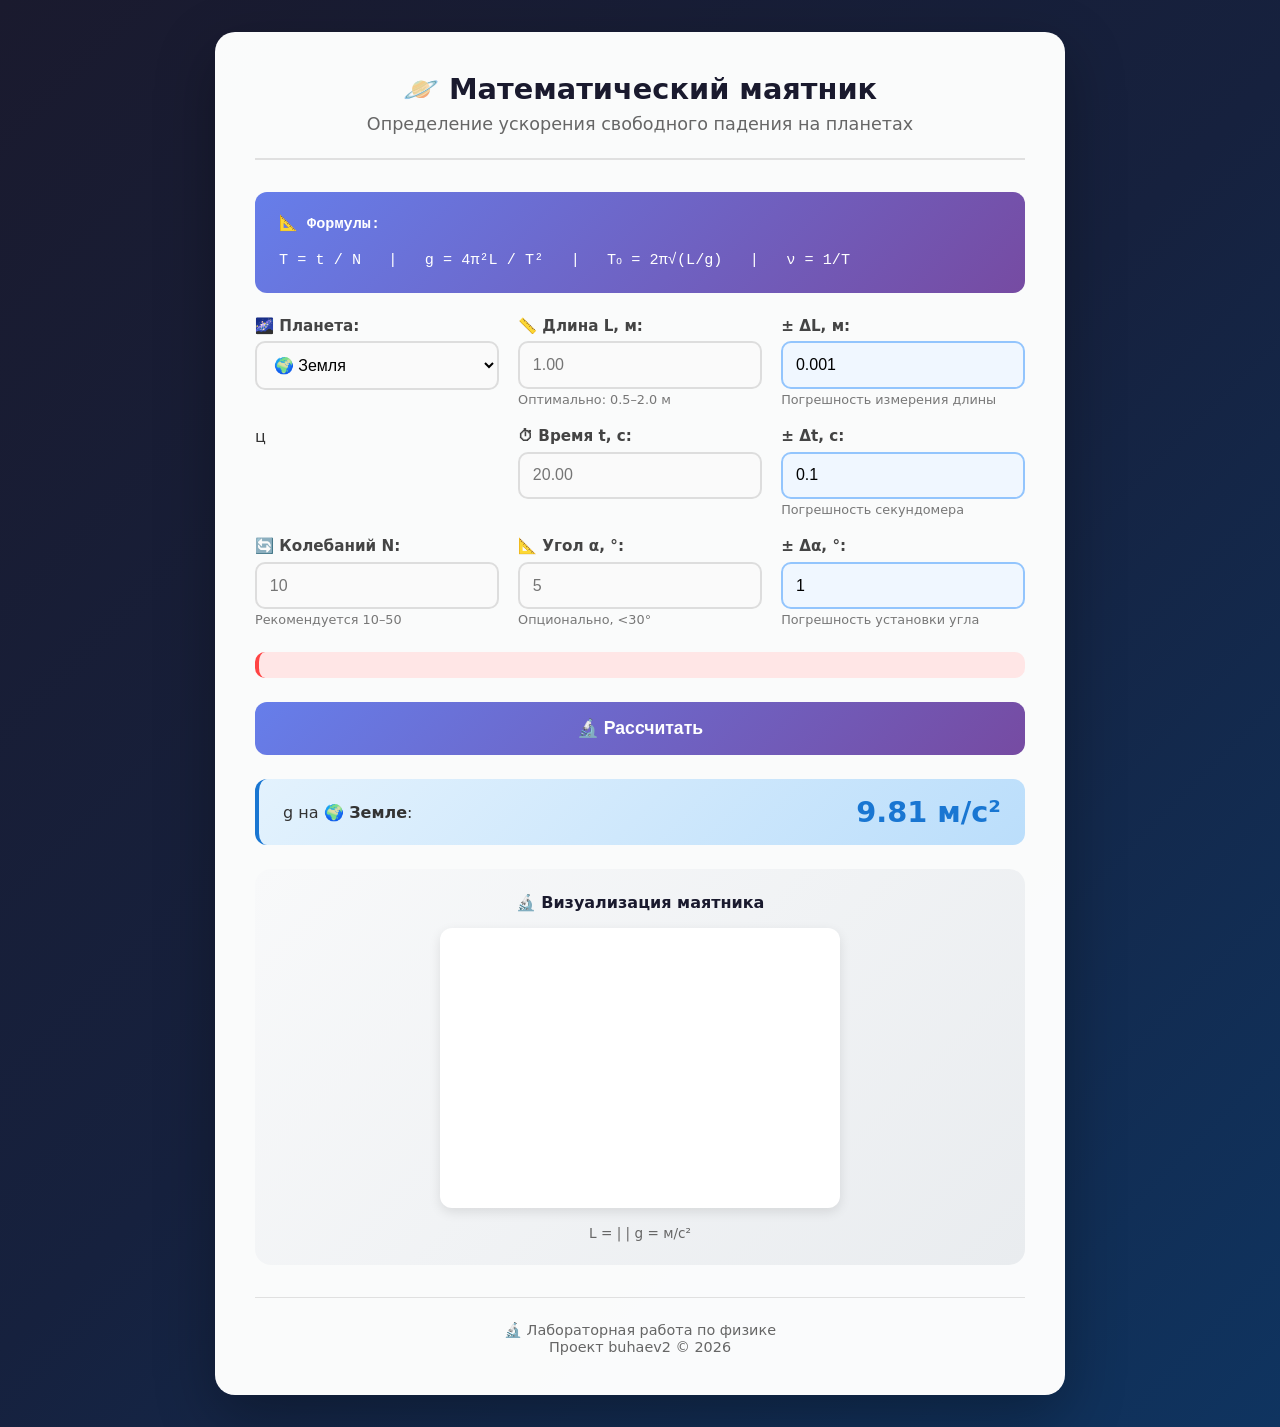
<file: buhaev2/target/classes/templates/pendulum.html>
<!DOCTYPE html>
<html lang="ru" xmlns:th="http://www.thymeleaf.org">
<head>
    <meta charset="UTF-8">
    <meta name="viewport" content="width=device-width, initial-scale=1.0">
    <title>🪐 Математический маятник</title>
    <style>
        * { box-sizing: border-box; margin: 0; padding: 0; }
        body {
            font-family: 'Segoe UI', system-ui, sans-serif;
            background: linear-gradient(135deg, #1a1a2e 0%, #16213e 50%, #0f3460 100%);
            min-height: 100vh;
            color: #333;
            padding: 2rem 1rem;
        }
        .container {
            max-width: 850px;
            margin: 0 auto;
            background: rgba(255,255,255,0.98);
            border-radius: 20px;
            padding: 2.5rem;
            box-shadow: 0 20px 60px rgba(0,0,0,0.3);
        }
        header {
            text-align: center;
            margin-bottom: 2rem;
            padding-bottom: 1.5rem;
            border-bottom: 2px solid #e0e0e0;
        }
        h1 { font-size: 1.8rem; color: #1a1a2e; margin-bottom: 0.5rem; }
        .subtitle { color: #666; font-size: 1.1rem; }
        .formula-box {
            background: linear-gradient(135deg, #667eea, #764ba2);
            color: white;
            padding: 1.2rem 1.5rem;
            border-radius: 12px;
            margin: 1.5rem 0;
            font-family: monospace;
            font-size: 0.95rem;
            line-height: 1.8;
        }
        .formula-box strong { display: block; margin-bottom: 0.5rem; }
        .form-grid {
            display: grid;
            grid-template-columns: repeat(auto-fit, minmax(220px, 1fr));
            gap: 1.2rem;
            margin: 1.5rem 0;
        }
        .form-group label {
            display: block;
            font-weight: 600;
            margin-bottom: 0.4rem;
            color: #444;
            font-size: 0.95rem;
        }
        .form-group input,
        .form-group select {
            width: 100%;
            padding: 0.8rem;
            border: 2px solid #ddd;
            border-radius: 10px;
            font-size: 1rem;
            transition: border-color 0.2s, box-shadow 0.2s;
            background: #fafafa;
        }
        .form-group input:focus,
        .form-group select:focus {
            outline: none;
            border-color: #667eea;
            box-shadow: 0 0 0 3px rgba(102,126,234,0.2);
        }
        .hint { font-size: 0.8rem; color: #777; margin-top: 0.3rem; }
        /* Поля погрешностей */
        input[type="number"][id*="Error"] {
            background: #f0f7ff;
            border-color: #93c5fd;
        }
        input[type="number"][id*="Error"]:focus {
            border-color: #3b82f6;
            box-shadow: 0 0 0 3px rgba(59, 130, 246, 0.2);
        }
        .result-card {
            background: white;
            padding: 1rem;
            border-radius: 10px;
            border: 1px solid #eee;
            text-align: center;
        }
        .result-error {
            font-size: 0.8rem;
            color: #dc2626;
            font-weight: 500;
            margin-top: 0.2rem;
        }
        .result-deviation.good { color: #16a34a; }
        .result-deviation.bad { color: #dc2628; }
        .error {
            background: #ffe6e6;
            color: #c00;
            padding: 0.8rem 1rem;
            border-radius: 10px;
            margin: 1rem 0;
            border-left: 4px solid #f44;
            font-weight: 500;
        }
        button {
            width: 100%;
            padding: 1rem;
            background: linear-gradient(135deg, #667eea, #764ba2);
            color: white;
            border: none;
            border-radius: 12px;
            font-size: 1.1rem;
            font-weight: 600;
            cursor: pointer;
            transition: transform 0.1s, box-shadow 0.2s;
            margin-top: 0.5rem;
        }
        button:hover {
            transform: translateY(-2px);
            box-shadow: 0 10px 30px rgba(102,126,234,0.4);
        }
        .planet-banner {
            background: linear-gradient(135deg, #e3f2fd, #bbdefb);
            padding: 1rem 1.5rem;
            border-radius: 12px;
            margin: 1.5rem 0;
            display: flex;
            justify-content: space-between;
            align-items: center;
            border-left: 4px solid #1976d2;
        }
        .planet-banner .g-value {
            font-size: 1.8rem;
            font-weight: 700;
            color: #1976d2;
        }
        .results {
            margin-top: 2rem;
            padding: 1.5rem;
            background: linear-gradient(135deg, #f8f9fa, #e9ecef);
            border-radius: 16px;
            display: none;
        }
        .results.show {
            display: block;
            animation: slideUp 0.3s ease;
        }
        @keyframes slideUp {
            from { opacity: 0; transform: translateY(20px); }
            to { opacity: 1; transform: translateY(0); }
        }
        .result-row {
            display: flex;
            justify-content: space-between;
            padding: 0.9rem 0;
            border-bottom: 1px dashed #ccc;
        }
        .result-row:last-child { border-bottom: none; }
        .result-label { color: #555; font-weight: 500; }
        .result-value {
            font-weight: 700;
            color: #667eea;
            font-size: 1.15rem;
        }
        .result-value.good { color: #2e7d32; }
        .result-value.bad { color: #c62828; }
        footer {
            text-align: center;
            margin-top: 2rem;
            padding-top: 1.5rem;
            border-top: 1px solid #e0e0e0;
            color: #666;
            font-size: 0.9rem;
        }
        @media (max-width: 600px) {
            .container { padding: 1.5rem; }
            .form-grid { grid-template-columns: 1fr; }
        }
    </style>
</head>
<body>
<div class="container">
    <header>
        <h1>🪐 Математический маятник</h1>
        <p class="subtitle">Определение ускорения свободного падения на планетах</p>
    </header>

    <div class="formula-box">
        <strong>📐 Формулы:</strong>
        T = t / N &nbsp;&nbsp;|&nbsp;&nbsp;
        g = 4π²L / T² &nbsp;&nbsp;|&nbsp;&nbsp;
        T₀ = 2π√(L/g) &nbsp;&nbsp;|&nbsp;&nbsp;
        ν = 1/T
    </div>

    <form th:action="@{/calculate}" th:object="${form}" method="post">
        <div class="form-grid">
            <div class="form-group">
                <label for="planet">🌌 Планета:</label>
                <select id="planet" th:field="*{planet}">
                    <option th:each="p : ${planets}" th:value="${p}" th:text="${p}">🌍 Земля</option>
                </select>
            </div>

            <div class="form-group">
                <label for="length">📏 Длина L, м:</label>
                <input type="number" id="length" step="0.01" min="0.01"
                       th:field="*{length}" required placeholder="1.00">
                <span class="hint">Оптимально: 0.5–2.0 м</span>
            </div>

            <!-- Погрешность длины -->
            <div class="form-group">
                <label for="lengthError">± ΔL, м:</label>
                <input type="number" id="lengthError" step="0.001" min="0" max="0.1"
                       th:field="*{lengthError}" placeholder="0.001" value="0.001">
                <span class="hint">Погрешность измерения длины</span>
            </div>ц

            <div class="form-group">
                <label for="timeTotal">⏱ Время t, с:</label>
                <input type="number" id="timeTotal" step="0.01" min="0.01"
                       th:field="*{timeTotal}" required placeholder="20.00">
            </div>

            <!-- Погрешность времени -->
            <div class="form-group">
                <label for="timeError">± Δt, с:</label>
                <input type="number" id="timeError" step="0.01" min="0" max="1"
                       th:field="*{timeError}" placeholder="0.1" value="0.1">
                <span class="hint">Погрешность секундомера</span>
            </div>

            <div class="form-group">
                <label for="oscillations">🔄 Колебаний N:</label>
                <input type="number" id="oscillations" min="1" max="100"
                       th:field="*{oscillations}" required placeholder="10">
                <span class="hint">Рекомендуется 10–50</span>
            </div>

            <div class="form-group">
                <label for="angle">📐 Угол α, °:</label>
                <input type="number" id="angle" step="0.1" min="0" max="30"
                       th:field="*{angle}" placeholder="5">
                <span class="hint">Опционально, &lt;30°</span>
            </div>

            <!-- Погрешность угла -->
            <div class="form-group">
                <label for="angleError">± Δα, °:</label>
                <input type="number" id="angleError" step="0.1" min="0" max="10"
                       th:field="*{angleError}" placeholder="1" value="1">
                <span class="hint">Погрешность установки угла</span>
            </div>
        </div>

        <div th:if="${form.error}" class="error" th:text="${form.error}"></div>
        <button type="submit">🔬 Рассчитать</button>
    </form>

    <div class="planet-banner" th:if="${form.gValue != null}">
        <span>g на <strong th:text="${form.planet}">🌍 Земле</strong>:</span>
        <span class="g-value" th:text="${#numbers.formatDecimal(form.gValue, 1, 2)} + ' м/с²'">9.81 м/с²</span>
    </div>

    <!-- Анимация маятника -->
    <div th:if="${form.length != null and form.length > 0}" class="animation-section" style="margin: 1.5rem 0;">
        <div style="background: linear-gradient(135deg, #f8f9fa, #e9ecef); padding: 1.5rem; border-radius: 16px; text-align: center;">
            <h4 style="margin: 0 0 1rem 0; color: #1a1a2e;">🔬 Визуализация маятника</h4>
            <canvas
                    id="pendulum-canvas"
                    width="400"
                    height="280"
                    th:data-g="${form.gValue}"
                    th:data-length="${form.length}"
                    th:data-angle="${form.angle}"
                    style="background: white; border-radius: 12px; box-shadow: 0 4px 12px rgba(0,0,0,0.1);"
            ></canvas>
            <p style="margin: 0.8rem 0 0 0; font-size: 0.85rem; color: #666;">
                L = <span th:text="${form.length} + ' м'"></span> |
                <span th:text="${form.planet}"></span> |
                g = <span th:text="${#numbers.formatDecimal(form.gValue, 1, 2)}"></span> м/с²
            </p>
        </div>
    </div>

    <div class="results" th:classappend="${form.period != null} ? 'show'">
        <h3 style="margin-bottom: 1rem; color: #1a1a2e;">📊 Результаты</h3>

        <!-- Главный результат: g с погрешностью -->
        <div style="background: linear-gradient(135deg, #667eea, #764ba2);
                color: white; padding: 1.2rem; border-radius: 12px;
                margin-bottom: 1.5rem; text-align: center;">
            <div style="font-size: 0.9rem; opacity: 0.9;">Ускорение свободного падения</div>
            <div style="font-size: 1.8rem; font-weight: 700; margin: 0.5rem 0;">
            <span th:if="${form.gCalculated != null}"
                  th:text="'(' + ${#numbers.formatDecimal(form.gCalculated, 1, 3)} + ' ± ' +
                          ${#numbers.formatDecimal(form.gAbsoluteError != null ? form.gAbsoluteError : 0, 1, 3)} + ') м/с²'">
                (9.81 ± 0.12) м/с²
            </span>
                <span th:unless="${form.gCalculated != null}">—</span>
            </div>
            <div style="font-size: 0.85rem; opacity: 0.95;">
                Относит. погрешность:
                <strong th:if="${form.gRelativeError != null}"
                        th:text="${#numbers.formatDecimal(form.gRelativeError, 1, 2)} + '%'">—</strong>
                <span th:unless="${form.gRelativeError != null}">—</span>
            </div>
        </div>

        <!-- Сетка результатов -->
        <div style="display: grid; grid-template-columns: repeat(auto-fit, minmax(180px, 1fr)); gap: 0.8rem;">

            <!-- Период -->
            <div class="result-card">
                <div style="font-size: 0.85rem; color: #666;">Период T</div>
                <div style="font-size: 1.2rem; font-weight: 700; color: #1a1a2e; margin: 0.3rem 0;"
                     th:text="${form.period != null} ? ${#numbers.formatDecimal(form.period, 1, 3)} + ' с' : '—'">—</div>
                <div class="result-error" th:if="${form.periodError != null}"
                     th:text="'± ' + ${#numbers.formatDecimal(form.periodError, 1, 3)} + ' с'">—</div>
            </div>

            <!-- Частота -->
            <div class="result-card">
                <div style="font-size: 0.85rem; color: #666;">Частота ν</div>
                <div style="font-size: 1.2rem; font-weight: 700; color: #1a1a2e; margin: 0.3rem 0;"
                     th:text="${form.frequency != null} ? ${#numbers.formatDecimal(form.frequency, 1, 3)} + ' Гц' : '—'">—</div>
                <div class="result-error" th:if="${form.frequencyError != null}"
                     th:text="'± ' + ${#numbers.formatDecimal(form.frequencyError, 1, 3)} + ' Гц'">—</div>
            </div>

            <!-- Теоретический период -->
            <div class="result-card">
                <div style="font-size: 0.85rem; color: #666;">T₀ (теор.)</div>
                <div style="font-size: 1.2rem; font-weight: 700; color: #1a1a2e; margin: 0.3rem 0;"
                     th:text="${form.theoreticalPeriod != null} ? ${#numbers.formatDecimal(form.theoreticalPeriod, 1, 3)} + ' с' : '—'">—</div>
                <div th:if="${form.periodDeviation != null}"
                     th:class="${form.periodDeviation < 5} ? 'result-deviation good' : 'result-deviation bad'"
                     th:style="'font-size: 0.8rem; margin-top: 0.2rem; ' + (${form.periodDeviation < 5} ? 'color: #16a34a;' : 'color: #dc2626;')"
                     th:text="'откл. ' + ${#numbers.formatDecimal(form.periodDeviation, 1, 1)} + '%'">—</div>
            </div>

            <!-- g табличное -->
            <div class="result-card">
                <div style="font-size: 0.85rem; color: #666;">g (табл.)</div>
                <div style="font-size: 1.2rem; font-weight: 700; color: #1a1a2e; margin: 0.3rem 0;"
                     th:text="${form.gValue != null} ? ${#numbers.formatDecimal(form.gValue, 1, 2)} + ' м/с²' : '—'">—</div>
                <div style="font-size: 0.8rem; color: #999;" th:text="${form.planet}">Земля</div>
            </div>

            <!-- Поправка на угол -->
            <div class="result-card" th:if="${form.angle != null and form.angle > 0}">
                <div style="font-size: 0.85rem; color: #666;">Поправка на угол</div>
                <div style="font-size: 1.2rem; font-weight: 700; color: #1a1a2e; margin: 0.3rem 0;"
                     th:text="${form.largeAngleCorrection != null} ? '× ' + ${#numbers.formatDecimal(form.largeAngleCorrection, 1, 4)} : '—'">—</div>
                <div style="font-size: 0.8rem; color: #999;" th:text="'α = ' + ${form.angle} + '°'">—</div>
            </div>

            <!-- Оценка качества -->
            <div class="result-card">
                <div style="font-size: 0.85rem; color: #666;">Качество</div>
                <div style="font-size: 1rem; font-weight: 600; color: #1a1a2e; margin: 0.3rem 0;"
                     th:text="${form.qualityAssessment} ?: '—'">—</div>
            </div>
        </div>

        <!-- Доверительный интервал -->
        <div th:if="${form.gConfidenceLow != null and form.gConfidenceHigh != null}"
             style="margin-top: 1.5rem; padding: 1rem; background: #f8f9fa; border-radius: 8px; font-size: 0.9rem; border-left: 4px solid #667eea;">
            <strong>Доверительный интервал (95%):</strong><br>
            <span th:text="${#numbers.formatDecimal(form.gConfidenceLow, 1, 3)} + ' ≤ g ≤ ' + ${#numbers.formatDecimal(form.gConfidenceHigh, 1, 3)} + ' м/с²'">—</span>
        </div>

        <!-- Согласованность -->
        <div th:if="${form.gCalculated != null and form.gAbsoluteError != null}"
             th:style="${form.gValue != null and form.gValue >= (form.gCalculated - 2*form.gAbsoluteError) and form.gValue <= (form.gCalculated + 2*form.gAbsoluteError)}
                   ? 'background: #d4edda; color: #155724;' : 'background: #f8d7da; color: #721c24;'"
             style="margin-top: 1rem; padding: 0.8rem; border-radius: 8px; font-weight: 500; text-align: center;">
        <span th:if="${form.gValue != null and form.gValue >= (form.gCalculated - 2*form.gAbsoluteError) and form.gValue <= (form.gCalculated + 2*form.gAbsoluteError)}">
            ✅ Табличное g попадает в доверительный интервал
        </span>
            <span th:unless="${form.gValue != null and form.gValue >= (form.gCalculated - 2*form.gAbsoluteError) and form.gValue <= (form.gCalculated + 2*form.gAbsoluteError)}">
            ⚠️ Табличное g вне доверительного интервала
        </span>
        </div>

        <!-- Примечание -->
        <div style="margin-top: 1rem; font-size: 0.8rem; color: #666; font-style: italic; text-align: center;">
            💡 Погрешности: метод пропагации неопределённостей. Поправка на угол: ряд Тейлора до θ⁴.
        </div>
    </div>

    <footer>
        <p>🔬 Лабораторная работа по физике</p>
        <p>Проект buhaev2 © 2026</p>
    </footer>
</div>
<script th:src="@{/js/pendulum.js}"></script>
</body>
</html>
</file>
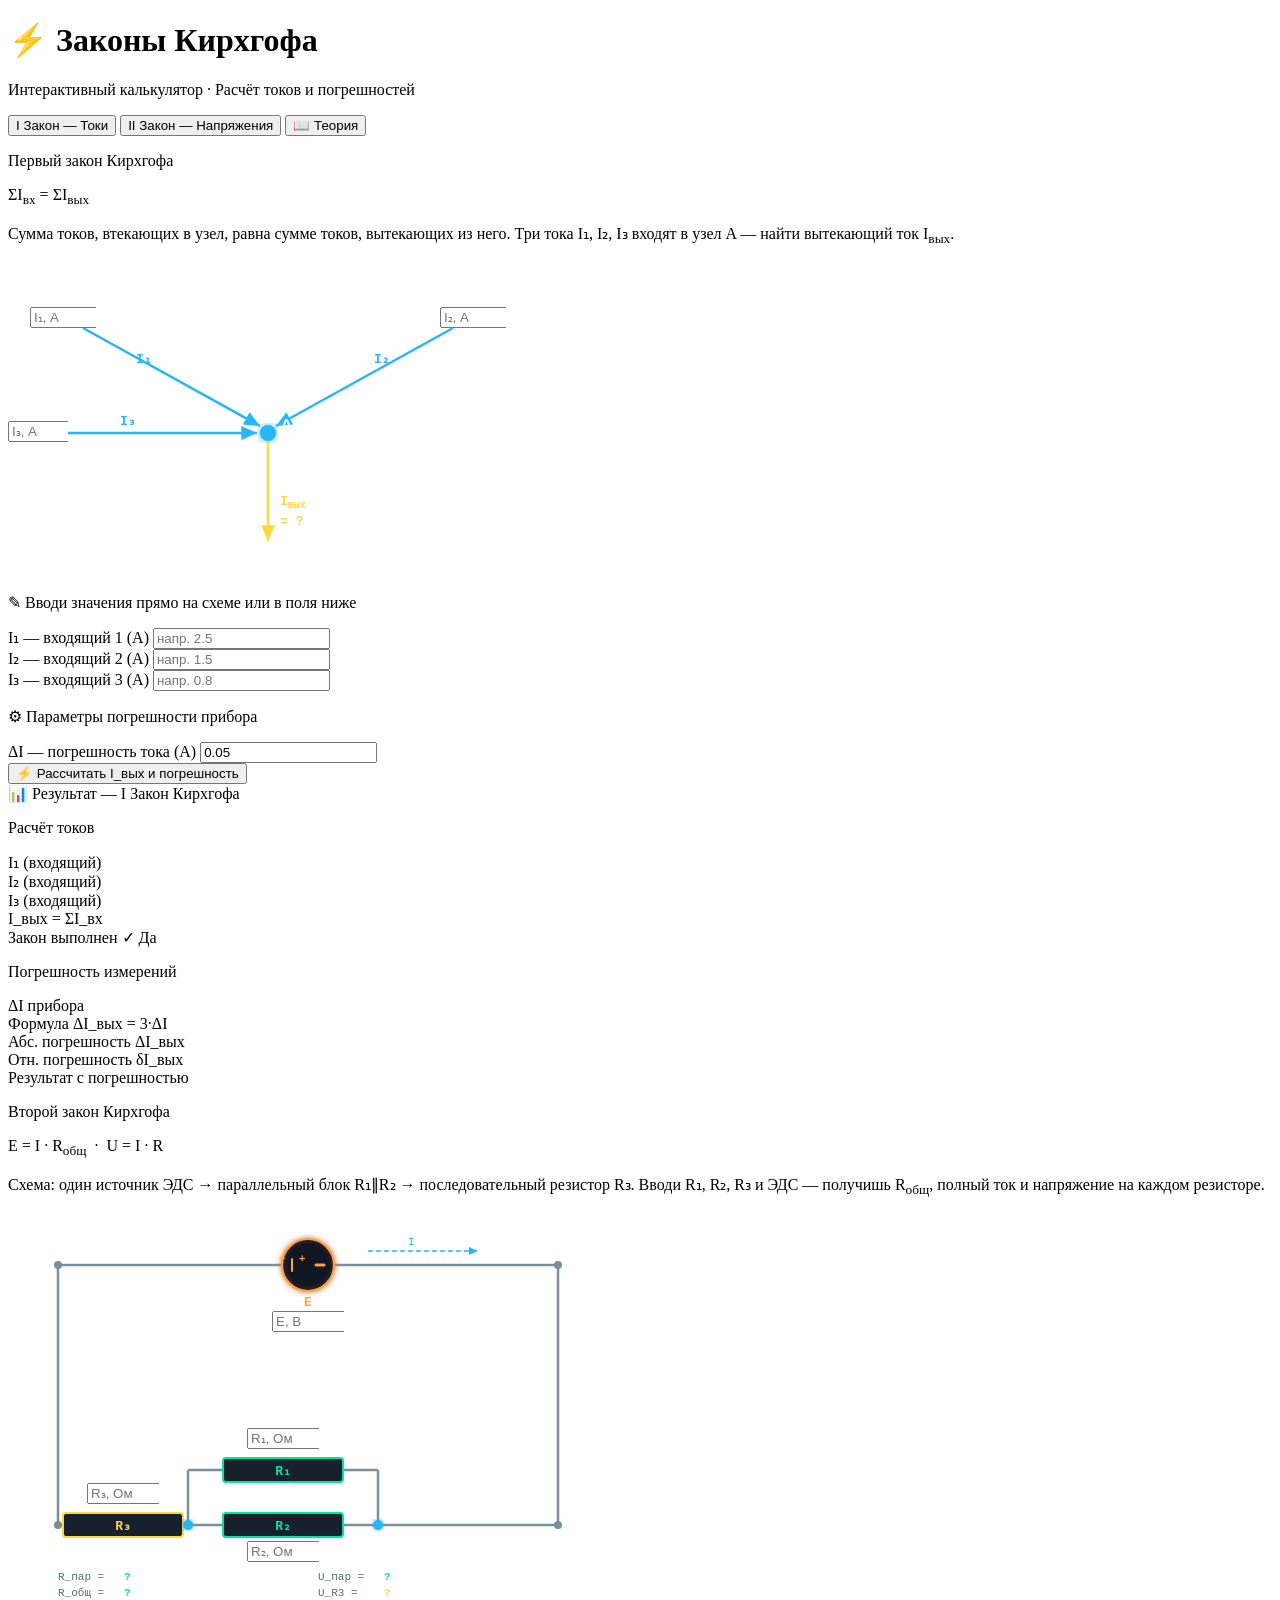
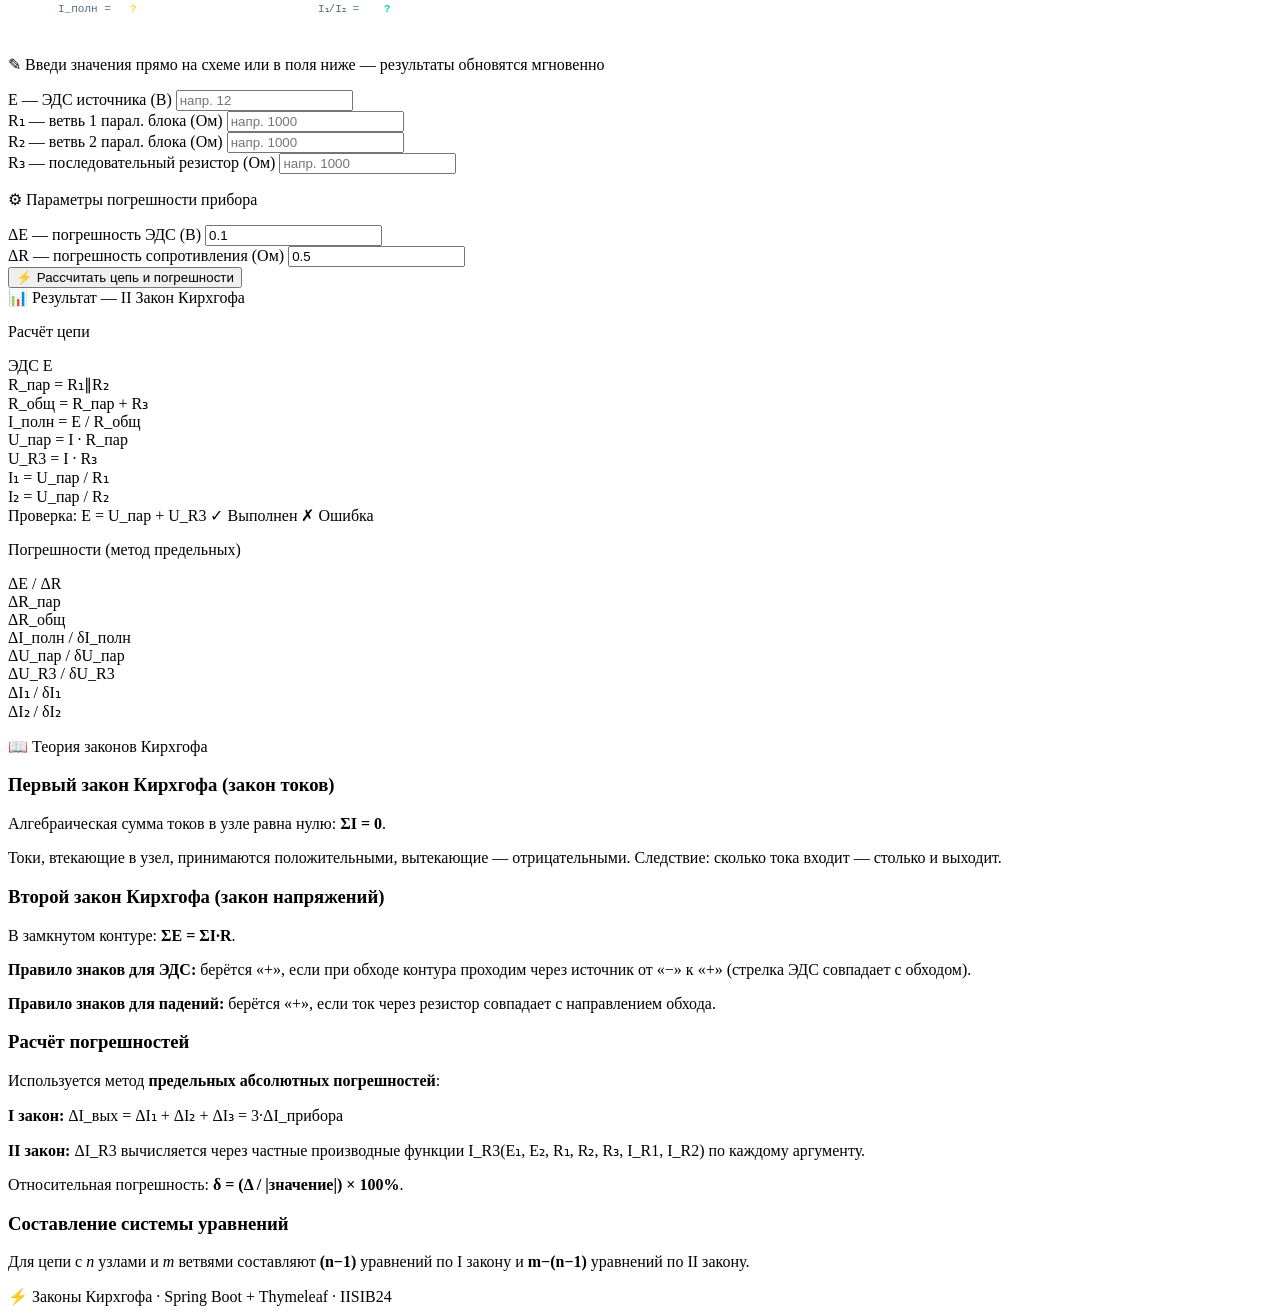
<file: Physic/target/classes/templates/kirchhoff.html>
<!DOCTYPE html>
<html lang="ru" xmlns:th="http://www.thymeleaf.org">
<head>
    <meta charset="UTF-8"/>
    <meta name="viewport" content="width=device-width, initial-scale=1.0"/>
    <title>Законы Кирхгофа</title>
    <link rel="stylesheet" th:href="@{/kirchhoff/style.css}"/>
</head>
<body>

<!-- ══════════════════════════ HEADER ══════════════════════════ -->
<header class="site-header">
    <h1>⚡ Законы Кирхгофа</h1>
    <p class="subtitle">Интерактивный калькулятор · Расчёт токов и погрешностей</p>
</header>

<!-- ══════════════════════════ TABS ════════════════════════════ -->
<div class="tabs">
    <button id="btn-first"  class="tab-btn" onclick="showTab('first')">I Закон — Токи</button>
    <button id="btn-second" class="tab-btn" onclick="showTab('second')">II Закон — Напряжения</button>
    <button id="btn-theory" class="tab-btn" onclick="showTab('theory')">📖 Теория</button>
</div>

<!-- ══════════════════════════ MAIN ════════════════════════════ -->
<div class="container">

    <!-- ╔══════════════════════════════════════════════════════════╗
         ║  I ЗАКОН КИРХГОФА                                        ║
         ╚══════════════════════════════════════════════════════════╝ -->
    <div id="section-first" class="section-card">

        <p class="card-title">Первый закон Кирхгофа</p>
        <div class="law-formula">ΣI<sub>вх</sub> = ΣI<sub>вых</sub></div>
        <p class="law-desc">
            Сумма токов, втекающих в узел, равна сумме токов, вытекающих из него.
            Три тока I₁, I₂, I₃ входят в узел A — найти вытекающий ток I<sub>вых</sub>.
        </p>

        <!-- ─── Схема узла ─── -->
        <!--
          Узел A = (260, 170).
          Три входящих провода, стрелки направлены К узлу.
          Один вытекающий провод вниз со стрелкой ОТ узла.
          Поля ввода — на концах проводов, не касаясь стрелок.
        -->
        <div class="diagram-wrap">
            <svg width="520" height="310" viewBox="0 0 520 310">
                <defs>
                    <filter id="glow-a">
                        <feGaussianBlur stdDeviation="4" result="b"/>
                        <feMerge><feMergeNode in="b"/><feMergeNode in="SourceGraphic"/></feMerge>
                    </filter>
                    <marker id="arr-cyan" viewBox="0 0 10 10" refX="9" refY="5"
                            markerWidth="7" markerHeight="7" orient="auto-start-reverse">
                        <path d="M0,1 L9,5 L0,9 Z" fill="#29b6f6"/>
                    </marker>
                    <marker id="arr-yellow" viewBox="0 0 10 10" refX="9" refY="5"
                            markerWidth="7" markerHeight="7" orient="auto">
                        <path d="M0,1 L9,5 L0,9 Z" fill="#ffd740"/>
                    </marker>
                </defs>

                <!-- Провода входящих токов: стрелка marker-end → к узлу -->
                <!-- I1: (75,55) → (252,164) -->
                <line x1="75" y1="65" x2="252" y2="163"
                      stroke="#29b6f6" stroke-width="2.5" marker-end="url(#arr-cyan)"/>
                <!-- I2: (445,55) → (268,164) -->
                <line x1="445" y1="65" x2="268" y2="163"
                      stroke="#29b6f6" stroke-width="2.5" marker-end="url(#arr-cyan)"/>
                <!-- I3: (40,170) → (249,170) -->
                <line x1="52" y1="170" x2="249" y2="170"
                      stroke="#29b6f6" stroke-width="2.5" marker-end="url(#arr-cyan)"/>

                <!-- Вытекающий ток: (260,179) → (260,280) -->
                <line x1="260" y1="179" x2="260" y2="278"
                      stroke="#ffd740" stroke-width="2.5" marker-end="url(#arr-yellow)"/>

                <!-- Узел A -->
                <circle cx="260" cy="170" r="8" fill="#29b6f6" filter="url(#glow-a)"/>
                <text x="273" y="166" fill="#fff" font-size="15" font-weight="700"
                      font-family="sans-serif">A</text>

                <!-- Метки токов (между полем ввода и стрелкой) -->
                <text x="128" y="100" fill="#29b6f6" font-size="13" font-family="monospace" font-weight="600">I₁</text>
                <text x="366" y="100" fill="#29b6f6" font-size="13" font-family="monospace" font-weight="600">I₂</text>
                <text x="112" y="162" fill="#29b6f6" font-size="13" font-family="monospace" font-weight="600">I₃</text>

                <!-- Метка и живой результат I_вых -->
                <text x="272" y="242" fill="#ffd740" font-size="13" font-family="monospace" font-weight="600">I<tspan font-size="10" dy="3">вых</tspan></text>
                <text id="svg1-iout" x="272" y="262" fill="#ffd740" font-size="13"
                      font-family="monospace" font-weight="700">= ?</text>

                <!-- Поля ввода на концах проводов -->
                <!-- I1 (верх-лево) -->
                <foreignObject x="22" y="44" width="66" height="24">
                    <body xmlns="http://www.w3.org/1999/xhtml">
                    <input class="fo-input" id="fi-i1" type="number" step="any" placeholder="I₁, А"/>
                    </body>
                </foreignObject>
                <!-- I2 (верх-право) -->
                <foreignObject x="432" y="44" width="66" height="24">
                    <body xmlns="http://www.w3.org/1999/xhtml">
                    <input class="fo-input" id="fi-i2" type="number" step="any" placeholder="I₂, А"/>
                    </body>
                </foreignObject>
                <!-- I3 (лево) -->
                <foreignObject x="0" y="158" width="60" height="24">
                    <body xmlns="http://www.w3.org/1999/xhtml">
                    <input class="fo-input" id="fi-i3" type="number" step="any" placeholder="I₃, А"/>
                    </body>
                </foreignObject>
            </svg>
            <p class="diagram-hint">✎ Вводи значения прямо на схеме или в поля ниже</p>
        </div>

        <!-- ─── Форма ─── -->
        <form method="post" th:action="@{/kirchhoff/calculate-first}" onsubmit="return prepareFirst()">
            <input type="hidden" name="i1In"   id="h-i1"/>
            <input type="hidden" name="i2In"   id="h-i2"/>
            <input type="hidden" name="i3In"   id="h-i3"/>
            <input type="hidden" name="deltaI" id="h-deltaI"/>

            <div class="form-grid">
                <div class="form-group">
                    <label>I₁ — входящий 1 (А)</label>
                    <input type="number" id="tb-i1" step="any" placeholder="напр. 2.5"
                           th:value="${kirchhoff != null and firstResult != null ? kirchhoff.i1In : ''}"/>
                </div>
                <div class="form-group">
                    <label>I₂ — входящий 2 (А)</label>
                    <input type="number" id="tb-i2" step="any" placeholder="напр. 1.5"
                           th:value="${kirchhoff != null and firstResult != null ? kirchhoff.i2In : ''}"/>
                </div>
                <div class="form-group">
                    <label>I₃ — входящий 3 (А)</label>
                    <input type="number" id="tb-i3" step="any" placeholder="напр. 0.8"
                           th:value="${kirchhoff != null and firstResult != null ? kirchhoff.i3In : ''}"/>
                </div>
            </div>

            <!-- Параметры погрешности -->
            <div class="error-params">
                <p class="error-params-title">⚙ Параметры погрешности прибора</p>
                <div class="form-grid">
                    <div class="form-group">
                        <label>ΔI — погрешность тока (А)</label>
                        <input type="number" id="tb-deltaI" step="any" value="0.05" placeholder="0.05"/>
                    </div>
                </div>
            </div>

            <button type="submit" class="btn-calc">⚡ Рассчитать I_вых и погрешность</button>
        </form>

        <!-- ─── Результат ─── -->
        <div id="first-result-box" class="result-box"
             th:if="${firstResult != null and firstResult}">
            <div class="result-header">📊 Результат — I Закон Кирхгофа</div>
            <div class="result-cols">

                <!-- Левая колонка: основной расчёт -->
                <div class="result-col">
                    <p class="result-col-title">Расчёт токов</p>
                    <div class="result-row">
                        <span class="result-label">I₁ (входящий)</span>
                        <span class="result-value" th:text="${kirchhoff.i1In} + ' А'"></span>
                    </div>
                    <div class="result-row">
                        <span class="result-label">I₂ (входящий)</span>
                        <span class="result-value" th:text="${kirchhoff.i2In} + ' А'"></span>
                    </div>
                    <div class="result-row">
                        <span class="result-label">I₃ (входящий)</span>
                        <span class="result-value" th:text="${kirchhoff.i3In} + ' А'"></span>
                    </div>
                    <div class="result-row">
                        <span class="result-label">I_вых = ΣI_вх</span>
                        <span class="result-value big"
                              th:text="${kirchhoff.iOut} + ' А'"
                              th:attr="data-val=${kirchhoff.iOut},data-unit=' А'"></span>
                    </div>
                    <div class="result-row">
                        <span class="result-label">Закон выполнен</span>
                        <span class="badge ok">✓ Да</span>
                    </div>
                </div>

                <!-- Правая колонка: погрешность -->
                <div class="result-col">
                    <p class="result-col-title">Погрешность измерений</p>
                    <div class="result-row">
                        <span class="result-label">ΔI прибора</span>
                        <span class="result-value orange"
                              th:text="${error.deltaI} + ' А'"></span>
                    </div>
                    <div class="result-row">
                        <span class="result-label">Формула</span>
                        <span class="result-value orange">ΔI_вых = 3·ΔI</span>
                    </div>
                    <div class="result-row">
                        <span class="result-label">Абс. погрешность ΔI_вых</span>
                        <span class="result-value orange"
                              th:text="'± ' + ${#numbers.formatDecimal(error.absErrorIOut,1,4)} + ' А'"></span>
                    </div>
                    <div class="result-row">
                        <span class="result-label">Отн. погрешность δI_вых</span>
                        <span class="result-value red"
                              th:text="'± ' + ${#numbers.formatDecimal(error.relErrorIOut,1,2)} + ' %'"></span>
                    </div>
                    <div class="result-row">
                        <span class="result-label">Результат с погрешностью</span>
                        <span class="result-value orange"
                              th:text="'(' + ${#numbers.formatDecimal(kirchhoff.iOut,1,3)} + ' ± '
                        + ${#numbers.formatDecimal(error.absErrorIOut,1,4)} + ') А'"></span>
                    </div>
                </div>

            </div>
        </div><!-- /result-box -->

    </div><!-- /section-first -->


    <!-- ╔══════════════════════════════════════════════════════════╗
         ║  II ЗАКОН КИРХГОФА                                       ║
         ╚══════════════════════════════════════════════════════════╝ -->
    <div id="section-second" class="section-card">
        <p class="card-title">Второй закон Кирхгофа</p>
        <div class="law-formula">E = I · R<sub>общ</sub> &nbsp;·&nbsp; U = I · R</div>
        <p class="law-desc">
            Схема: один источник ЭДС → параллельный блок R₁∥R₂ → последовательный резистор R₃.
            Вводи R₁, R₂, R₃ и ЭДС — получишь R<sub>общ</sub>, полный ток и напряжение на каждом резисторе.
        </p>

        <!--
          СХЕМА (точно по фото):
          ┌──────── E ────────────────────────────┐
          │  (вверху по центру, ток → вправо)    │
          │                                       │
          │         ┌── R₁ ──┐                   │
          └── R₃ ───┤         ├─── (к источнику) ─┘
                    └── R₂ ──┘

          SVG-топология (слева направо, как на фото):
          Верхняя шина: L(60,60) ──E── R(520,60)
          Правая стойка: R(520,60) → R(520,300)
          Нижняя шина: R(520,300) → узел B(310,300) → R3 → узел C(130,300) → L(60,300)
          Левая стойка: L(60,300) → L(60,60)
          Параллельный блок: B(310,300)─┬─R1─┬─(310,60 через верхнюю шину нет,
                                         нет — параллельный блок идёт ВЕРТИКАЛЬНО
          ─────────────────────────────────────────────────────────────
          Точнее по фото:
          • Источник — вверху горизонтально по центру
          • От «+» источника идём вправо по верхней шине до правого угла
          • Спускаемся вниз по правой стойке до узла B
          • От B влево идёт параллельный блок (R1 сверху, R2 снизу) до узла A
          • От A влево идёт R3 до левого угла
          • Левый угол → вверх → «−» источника

          Координаты:
          Верхняя шина: y=70, x: 60..520
          Нижняя шина:  y=300
          Левая стойка: x=60,  y=70..300
          Правая стойка: x=520, y=70..300
          Источник E: x=220..340, y=70 (горизонтально, по центру вверху)
          Узел B (правый узел параллельного блока): x=430, y=300
          Узел A (левый узел параллельного блока):  x=200, y=300
          R1: верхняя ветвь параллельного блока, y=255
          R2: нижняя ветвь параллельного блока, y=310 — нет, блок горизонтальный
          Параллельный блок горизонтальный: A(200,300)─R1(верх)─B(430,300) и A─R2(низ)─B
          Чтобы обе ветви были видны, R1 идёт по y=260, R2 по y=340, соединяются в A и B
          R3: от A(200,300) влево до (60,300) — горизонтально
        -->

        <div class="diagram-wrap">
            <!--
              Топология (точно по фото):

              Внешний прямоугольник:
                TL(50,50) ── E (центр вверху) ── TR(550,50)
                TR(550,50) │ правая стойка │ BR(550,310)
                BR(550,310) ── нижняя шина ── B(370,310) // правый узел парал.блока
                B(370,310) // левый узел парал.блока // A(180,310)
                A(180,310) ── R3 ── TL(50,310)
                TL(50,310) │ левая стойка │ TL(50,50)

              Параллельный блок B(370) ↔ A(180) — ДВЕ горизонтальные ветви:
                Верхняя ветвь y=260: A(180,260)──[R1]──B(370,260)
                Нижняя ветвь  y=310: A(180,310)──[R2]──B(370,310) // совпадает с нижней шиной
                Вертикальные соединители: x=180: y=260..310 и x=370: y=260..310

              Источник E: окружность в центре верхней шины, cx=300, cy=50, r=26
              R1: прямоугольник 120×24 центр (275,260)
              R2: прямоугольник 120×24 центр (275,310)
              R3: прямоугольник 100×24 центр (115,310)

              Все провода — строго горизонтальные или вертикальные.
            -->
            <svg width="600" height="420" viewBox="0 0 600 420">
                <defs>
                    <filter id="glow-s">
                        <feGaussianBlur stdDeviation="3" result="b"/>
                        <feMerge><feMergeNode in="b"/><feMergeNode in="SourceGraphic"/></feMerge>
                    </filter>
                    <marker id="arr-I" viewBox="0 0 10 10" refX="9" refY="5"
                            markerWidth="7" markerHeight="7" orient="auto">
                        <path d="M0,1 L9,5 L0,9 Z" fill="#29b6f6"/>
                    </marker>
                </defs>

                <!-- ══════════════════════════════════════════════════
                     ПРОВОДА ВНЕШНЕГО КОНТУРА
                     TL=(50,50)  TR=(550,50)  BR=(550,310)  BL=(50,310)
                     ══════════════════════════════════════════════════ -->

                <!-- Верхняя шина левая: TL(50,50) → лев.край E(274,50) -->
                <line x1="50"  y1="50" x2="274" y2="50" stroke="#78909c" stroke-width="2.5"/>
                <!-- Верхняя шина правая: прав.край E(326,50) → TR(550,50) -->
                <line x1="326" y1="50" x2="550" y2="50" stroke="#78909c" stroke-width="2.5"/>
                <!-- Правая стойка: TR(550,50) → BR(550,310) -->
                <line x1="550" y1="50"  x2="550" y2="310" stroke="#78909c" stroke-width="2.5"/>
                <!-- Нижняя шина правая: BR(550,310) → B(370,310) -->
                <line x1="550" y1="310" x2="370" y2="310" stroke="#78909c" stroke-width="2.5"/>
                <!-- Нижняя шина левая: A(180,310) → BL(50,310) — R3 лежит на этом отрезке -->
                <!-- Провод слева от R3: BL(50,310) → лев.край R3(55,310) -->
                <line x1="50"  y1="310" x2="55"  y2="310" stroke="#78909c" stroke-width="2.5"/>
                <!-- Провод справа от R3: прав.край R3(175,310) → A(180,310) -->
                <line x1="175" y1="310" x2="180" y2="310" stroke="#78909c" stroke-width="2.5"/>
                <!-- Левая стойка: BL(50,310) → TL(50,50) -->
                <line x1="50"  y1="310" x2="50"  y2="50"  stroke="#78909c" stroke-width="2.5"/>

                <!-- ══════════════════════════════════════════════════
                     ПАРАЛЛЕЛЬНЫЙ БЛОК
                     Правый узел B = (370, 310)
                     Левый узел  A = (180, 310)
                     Верхняя ветвь R1 на y=255
                     Нижняя ветвь  R2 на y=310 (совпадает с нижней шиной)
                     ══════════════════════════════════════════════════ -->

                <!-- Вертикальная стойка узла B: (370,255) → (370,310) -->
                <line x1="370" y1="255" x2="370" y2="310" stroke="#78909c" stroke-width="2.5"/>
                <!-- Вертикальная стойка узла A: (180,255) → (180,310) -->
                <line x1="180" y1="255" x2="180" y2="310" stroke="#78909c" stroke-width="2.5"/>

                <!-- Верхняя ветвь: провод A(180,255)→ лев.край R1(215,255) -->
                <line x1="180" y1="255" x2="215" y2="255" stroke="#78909c" stroke-width="2.5"/>
                <!-- Верхняя ветвь: провод прав.край R1(335,255) → B(370,255) -->
                <line x1="335" y1="255" x2="370" y2="255" stroke="#78909c" stroke-width="2.5"/>

                <!-- Нижняя ветвь: провод A(180,310) → лев.край R2(215,310) -->
                <line x1="180" y1="310" x2="215" y2="310" stroke="#78909c" stroke-width="2.5"/>
                <!-- Нижняя ветвь: провод прав.край R2(335,310) → B(370,310) -->
                <line x1="335" y1="310" x2="370" y2="310" stroke="#78909c" stroke-width="2.5"/>

                <!-- ══════════════════════════════════════════════════
                     РЕЗИСТОРЫ (прямоугольники ГОСТ)
                     R1: 120×24, центр (275,255)  → x=215..335, y=243..267
                     R2: 120×24, центр (275,310)  → x=215..335, y=298..322
                     R3: 120×24, центр (115,310)  → x=55..175,  y=298..322
                     ══════════════════════════════════════════════════ -->

                <!-- R1 -->
                <rect x="215" y="243" width="120" height="24"
                      fill="rgba(11,22,34,.95)" stroke="#00e5a0" stroke-width="2" rx="3"/>
                <text x="275" y="260" fill="#00e5a0" font-size="13" font-family="monospace"
                      font-weight="700" text-anchor="middle">R₁</text>

                <!-- R2 -->
                <rect x="215" y="298" width="120" height="24"
                      fill="rgba(11,22,34,.95)" stroke="#00e5a0" stroke-width="2" rx="3"/>
                <text x="275" y="315" fill="#00e5a0" font-size="13" font-family="monospace"
                      font-weight="700" text-anchor="middle">R₂</text>

                <!-- R3 -->
                <rect x="55"  y="298" width="120" height="24"
                      fill="rgba(11,22,34,.95)" stroke="#ffd740" stroke-width="2" rx="3"/>
                <text x="115" y="315" fill="#ffd740" font-size="13" font-family="monospace"
                      font-weight="700" text-anchor="middle">R₃</text>

                <!-- ══════════════════════════════════════════════════
                     ИСТОЧНИК ЭДС — центр верхней шины (300,50), r=26
                     «+» справа (ток идёт вправо от «+»)
                     «−» слева
                     ══════════════════════════════════════════════════ -->
                <circle cx="300" cy="50" r="26"
                        fill="rgba(11,22,34,.95)" stroke="#ff9f43" stroke-width="2.2"
                        filter="url(#glow-s)"/>
                <!-- «+» внутри справа: длинная черта -->
                <line x1="308" y1="50" x2="316" y2="50"
                      stroke="#ff9f43" stroke-width="3" stroke-linecap="round"/>
                <!-- «−» внутри слева: короткая черта -->
                <line x1="284" y1="44" x2="284" y2="56"
                      stroke="#ff9f43" stroke-width="2" stroke-linecap="round"/>
                <!-- Знаки -->
                <text x="291" y="47" fill="#ff9f43" font-size="11" font-weight="700"
                      font-family="sans-serif">+</text>
                <text x="271" y="47" fill="#ff9f43" font-size="11" font-weight="700"
                      font-family="sans-serif">−</text>
                <!-- Метка E -->
                <text x="300" y="91" fill="#ff9f43" font-size="13" font-family="monospace"
                      font-weight="700" text-anchor="middle">E</text>
                <!-- Стрелка тока по верхней шине вправо -->
                <line x1="360" y1="36" x2="470" y2="36"
                      stroke="#29b6f6" stroke-width="1.5" stroke-dasharray="5,3"
                      marker-end="url(#arr-I)"/>
                <text x="400" y="30" fill="#29b6f6" font-size="11" font-family="monospace">I</text>

                <!-- ══════════════════════════════════════════════════
                     УГЛОВЫЕ И УЗЛОВЫЕ ТОЧКИ
                     ══════════════════════════════════════════════════ -->
                <circle cx="50"  cy="50"  r="4" fill="#78909c"/>
                <circle cx="550" cy="50"  r="4" fill="#78909c"/>
                <circle cx="550" cy="310" r="4" fill="#78909c"/>
                <circle cx="50"  cy="310" r="4" fill="#78909c"/>
                <!-- Узел B -->
                <circle cx="370" cy="310" r="5" fill="#29b6f6" filter="url(#glow-s)"/>
                <!-- Узел A -->
                <circle cx="180" cy="310" r="5" fill="#29b6f6" filter="url(#glow-s)"/>

                <!-- ══════════════════════════════════════════════════
                     ПОЛЯ ВВОДА (foreignObject)
                     Размещены строго снаружи своих элементов:
                     E   — под окружностью источника
                     R1  — над прямоугольником
                     R2  — под прямоугольником
                     R3  — над прямоугольником
                     ══════════════════════════════════════════════════ -->

                <!-- E: под окружностью источника -->
                <foreignObject x="264" y="96" width="72" height="26">
                    <body xmlns="http://www.w3.org/1999/xhtml">
                    <input class="fo-input" id="fi-emf" type="number" step="any" placeholder="E, В"/>
                    </body>
                </foreignObject>

                <!-- R1: над прямоугольником (y=243 − 30 = 213) -->
                <foreignObject x="239" y="213" width="72" height="26">
                    <body xmlns="http://www.w3.org/1999/xhtml">
                    <input class="fo-input" id="fi-r1" type="number" step="any" placeholder="R₁, Ом"/>
                    </body>
                </foreignObject>

                <!-- R2: под прямоугольником (y=322 + 4 = 326) -->
                <foreignObject x="239" y="326" width="72" height="26">
                    <body xmlns="http://www.w3.org/1999/xhtml">
                    <input class="fo-input" id="fi-r2" type="number" step="any" placeholder="R₂, Ом"/>
                    </body>
                </foreignObject>

                <!-- R3: над прямоугольником (y=298 − 30 = 268) -->
                <foreignObject x="79"  y="268" width="72" height="26">
                    <body xmlns="http://www.w3.org/1999/xhtml">
                    <input class="fo-input" id="fi-r3" type="number" step="any" placeholder="R₃, Ом"/>
                    </body>
                </foreignObject>

                <!-- ══════════════════════════════════════════════════
                     ЖИВЫЕ РЕЗУЛЬТАТЫ — под схемой
                     ══════════════════════════════════════════════════ -->
                <!-- Левый блок -->
                <text x="50"  y="365" fill="#546e7a" font-size="11" font-family="monospace">R_пар =</text>
                <text id="svg2-rpar"   x="116" y="365" fill="#00e5a0" font-size="11" font-family="monospace" font-weight="700">?</text>
                <text x="50"  y="381" fill="#546e7a" font-size="11" font-family="monospace">R_общ =</text>
                <text id="svg2-rtotal" x="116" y="381" fill="#00e5a0" font-size="11" font-family="monospace" font-weight="700">?</text>
                <text x="50"  y="397" fill="#546e7a" font-size="11" font-family="monospace">I_полн =</text>
                <text id="svg2-itotal" x="122" y="397" fill="#ffd740" font-size="11" font-family="monospace" font-weight="700">?</text>
                <!-- Правый блок -->
                <text x="310" y="365" fill="#546e7a" font-size="11" font-family="monospace">U_пар =</text>
                <text id="svg2-upar"  x="376" y="365" fill="#00e5a0" font-size="11" font-family="monospace" font-weight="700">?</text>
                <text x="310" y="381" fill="#546e7a" font-size="11" font-family="monospace">U_R3  =</text>
                <text id="svg2-u3"    x="376" y="381" fill="#ffd740" font-size="11" font-family="monospace" font-weight="700">?</text>
                <text x="310" y="397" fill="#546e7a" font-size="11" font-family="monospace">I₁/I₂ =</text>
                <text id="svg2-i12"   x="376" y="397" fill="#00e5a0" font-size="11" font-family="monospace" font-weight="700">?</text>

            </svg>
            <p class="diagram-hint">✎ Введи значения прямо на схеме или в поля ниже — результаты обновятся мгновенно</p>
        </div>

        <!-- ─── Форма ─── -->
        <form method="post" th:action="@{/kirchhoff/calculate-second}" onsubmit="return prepareSecond()">
            <input type="hidden" name="emf" id="h-emf"/>
            <input type="hidden" name="r1"  id="h-r1"/>
            <input type="hidden" name="r2"  id="h-r2"/>
            <input type="hidden" name="r3"  id="h-r3"/>
            <input type="hidden" name="deltaE" id="h-deltaE" data-default="0.1"/>
            <input type="hidden" name="deltaR" id="h-deltaR" data-default="0.5"/>

            <div class="form-grid">
                <div class="form-group">
                    <label>E — ЭДС источника (В)</label>
                    <input type="number" id="tb-emf" step="any" placeholder="напр. 12"
                           th:value="${kirchhoff != null and secondResult != null ? kirchhoff.emf : ''}"/>
                </div>
                <div class="form-group">
                    <label>R₁ — ветвь 1 парал. блока (Ом)</label>
                    <input type="number" id="tb-r1" step="any" placeholder="напр. 1000"
                           th:value="${kirchhoff != null and secondResult != null ? kirchhoff.r1 : ''}"/>
                </div>
                <div class="form-group">
                    <label>R₂ — ветвь 2 парал. блока (Ом)</label>
                    <input type="number" id="tb-r2" step="any" placeholder="напр. 1000"
                           th:value="${kirchhoff != null and secondResult != null ? kirchhoff.r2 : ''}"/>
                </div>
                <div class="form-group">
                    <label>R₃ — последовательный резистор (Ом)</label>
                    <input type="number" id="tb-r3" step="any" placeholder="напр. 1000"
                           th:value="${kirchhoff != null and secondResult != null ? kirchhoff.r3 : ''}"/>
                </div>
            </div>

            <div class="error-params">
                <p class="error-params-title">⚙ Параметры погрешности прибора</p>
                <div class="form-grid">
                    <div class="form-group">
                        <label>ΔE — погрешность ЭДС (В)</label>
                        <input type="number" id="tb-deltaE" step="any" value="0.1" placeholder="0.1"/>
                    </div>
                    <div class="form-group">
                        <label>ΔR — погрешность сопротивления (Ом)</label>
                        <input type="number" id="tb-deltaR" step="any" value="0.5" placeholder="0.5"/>
                    </div>
                </div>
            </div>

            <button type="submit" class="btn-calc">⚡ Рассчитать цепь и погрешности</button>
        </form>

        <!-- ─── Результат ─── -->
        <div id="second-result-box" class="result-box"
             th:if="${secondResult != null and secondResult}">
            <div class="result-header">📊 Результат — II Закон Кирхгофа</div>
            <div class="result-cols">

                <div class="result-col">
                    <p class="result-col-title">Расчёт цепи</p>
                    <div class="result-row">
                        <span class="result-label">ЭДС E</span>
                        <span class="result-value" th:text="${kirchhoff.emf} + ' В'"></span>
                    </div>
                    <div class="result-row">
                        <span class="result-label">R_пар = R₁∥R₂</span>
                        <span class="result-value"
                              th:text="${#numbers.formatDecimal(kirchhoff.rPar,1,4)} + ' Ом'"></span>
                    </div>
                    <div class="result-row">
                        <span class="result-label">R_общ = R_пар + R₃</span>
                        <span class="result-value"
                              th:text="${#numbers.formatDecimal(kirchhoff.rTotal,1,4)} + ' Ом'"></span>
                    </div>
                    <div class="result-row">
                        <span class="result-label">I_полн = E / R_общ</span>
                        <span class="result-value big"
                              th:text="${#numbers.formatDecimal(kirchhoff.iTotal,1,6)} + ' А'"
                              th:attr="data-val=${kirchhoff.iTotal},data-unit=' А'"></span>
                    </div>
                    <div class="result-row">
                        <span class="result-label">U_пар = I · R_пар</span>
                        <span class="result-value"
                              th:text="${#numbers.formatDecimal(kirchhoff.uPar,1,4)} + ' В'"></span>
                    </div>
                    <div class="result-row">
                        <span class="result-label">U_R3 = I · R₃</span>
                        <span class="result-value"
                              th:text="${#numbers.formatDecimal(kirchhoff.u3,1,4)} + ' В'"></span>
                    </div>
                    <div class="result-row">
                        <span class="result-label">I₁ = U_пар / R₁</span>
                        <span class="result-value"
                              th:text="${#numbers.formatDecimal(kirchhoff.i1,1,6)} + ' А'"></span>
                    </div>
                    <div class="result-row">
                        <span class="result-label">I₂ = U_пар / R₂</span>
                        <span class="result-value"
                              th:text="${#numbers.formatDecimal(kirchhoff.i2,1,6)} + ' А'"></span>
                    </div>
                    <div class="result-row">
                        <span class="result-label">Проверка: E = U_пар + U_R3</span>
                        <span class="badge ok"  th:if="${kirchhoff.secondValid}">✓ Выполнен</span>
                        <span class="badge err" th:unless="${kirchhoff.secondValid}">✗ Ошибка</span>
                    </div>
                </div>

                <div class="result-col">
                    <p class="result-col-title">Погрешности (метод предельных)</p>
                    <div class="result-row">
                        <span class="result-label">ΔE / ΔR</span>
                        <span class="result-value orange"
                              th:text="${error.deltaE} + ' В / ' + ${error.deltaR} + ' Ом'"></span>
                    </div>
                    <div class="result-row">
                        <span class="result-label">ΔR_пар</span>
                        <span class="result-value orange"
                              th:text="'± ' + ${#numbers.formatDecimal(error.absErrorRPar,1,5)} + ' Ом'"></span>
                    </div>
                    <div class="result-row">
                        <span class="result-label">ΔR_общ</span>
                        <span class="result-value orange"
                              th:text="'± ' + ${#numbers.formatDecimal(error.absErrorRTotal,1,5)} + ' Ом'"></span>
                    </div>
                    <div class="result-row">
                        <span class="result-label">ΔI_полн / δI_полн</span>
                        <span class="result-value orange"
                              th:text="'± ' + ${#numbers.formatDecimal(error.absErrorITotal,1,6)} + ' А / '
                        + ${#numbers.formatDecimal(error.relErrorITotal,1,2)} + ' %'"></span>
                    </div>
                    <div class="result-row">
                        <span class="result-label">ΔU_пар / δU_пар</span>
                        <span class="result-value orange"
                              th:text="'± ' + ${#numbers.formatDecimal(error.absErrorUPar,1,4)} + ' В / '
                        + ${#numbers.formatDecimal(error.relErrorUPar,1,2)} + ' %'"></span>
                    </div>
                    <div class="result-row">
                        <span class="result-label">ΔU_R3 / δU_R3</span>
                        <span class="result-value orange"
                              th:text="'± ' + ${#numbers.formatDecimal(error.absErrorU3,1,4)} + ' В / '
                        + ${#numbers.formatDecimal(error.relErrorU3,1,2)} + ' %'"></span>
                    </div>
                    <div class="result-row">
                        <span class="result-label">ΔI₁ / δI₁</span>
                        <span class="result-value orange"
                              th:text="'± ' + ${#numbers.formatDecimal(error.absErrorI1,1,6)} + ' А / '
                        + ${#numbers.formatDecimal(error.relErrorI1,1,2)} + ' %'"></span>
                    </div>
                    <div class="result-row">
                        <span class="result-label">ΔI₂ / δI₂</span>
                        <span class="result-value orange"
                              th:text="'± ' + ${#numbers.formatDecimal(error.absErrorI2,1,6)} + ' А / '
                        + ${#numbers.formatDecimal(error.relErrorI2,1,2)} + ' %'"></span>
                    </div>
                </div>

            </div>
        </div>

    </div><!-- /section-second -->


    <!-- ╔══════════════════════════════════════════════════════════╗
         ║  ТЕОРИЯ                                                   ║
         ╚══════════════════════════════════════════════════════════╝ -->
    <div id="section-theory" class="section-card">

        <p class="card-title">📖 Теория законов Кирхгофа</p>

        <div class="theory-block">
            <h3>Первый закон Кирхгофа (закон токов)</h3>
            <p>Алгебраическая сумма токов в узле равна нулю: <strong>ΣI = 0</strong>.</p>
            <p>Токи, втекающие в узел, принимаются положительными, вытекающие — отрицательными.
                Следствие: сколько тока входит — столько и выходит.</p>
        </div>

        <div class="theory-block">
            <h3>Второй закон Кирхгофа (закон напряжений)</h3>
            <p>В замкнутом контуре: <strong>ΣE = ΣI·R</strong>.</p>
            <p><strong>Правило знаков для ЭДС:</strong> берётся «+», если при обходе контура
                проходим через источник от «−» к «+» (стрелка ЭДС совпадает с обходом).</p>
            <p><strong>Правило знаков для падений:</strong> берётся «+», если ток через резистор
                совпадает с направлением обхода.</p>
        </div>

        <div class="theory-block">
            <h3>Расчёт погрешностей</h3>
            <p>Используется метод <strong>предельных абсолютных погрешностей</strong>:</p>
            <p><strong>I закон:</strong> ΔI_вых = ΔI₁ + ΔI₂ + ΔI₃ = 3·ΔI_прибора</p>
            <p><strong>II закон:</strong> ΔI_R3 вычисляется через частные производные функции
                I_R3(E₁, E₂, R₁, R₂, R₃, I_R1, I_R2) по каждому аргументу.</p>
            <p>Относительная погрешность: <strong>δ = (Δ / |значение|) × 100%</strong>.</p>
        </div>

        <div class="theory-block">
            <h3>Составление системы уравнений</h3>
            <p>Для цепи с <em>n</em> узлами и <em>m</em> ветвями составляют
                <strong>(n−1)</strong> уравнений по I закону и
                <strong>m−(n−1)</strong> уравнений по II закону.</p>
        </div>

    </div><!-- /section-theory -->

</div><!-- /container -->

<footer>
    ⚡ Законы Кирхгофа · Spring Boot + Thymeleaf · IISIB24
</footer>

<script th:src="@{/kirchhoff/main.js}"></script>
</body>
</html>
</file>
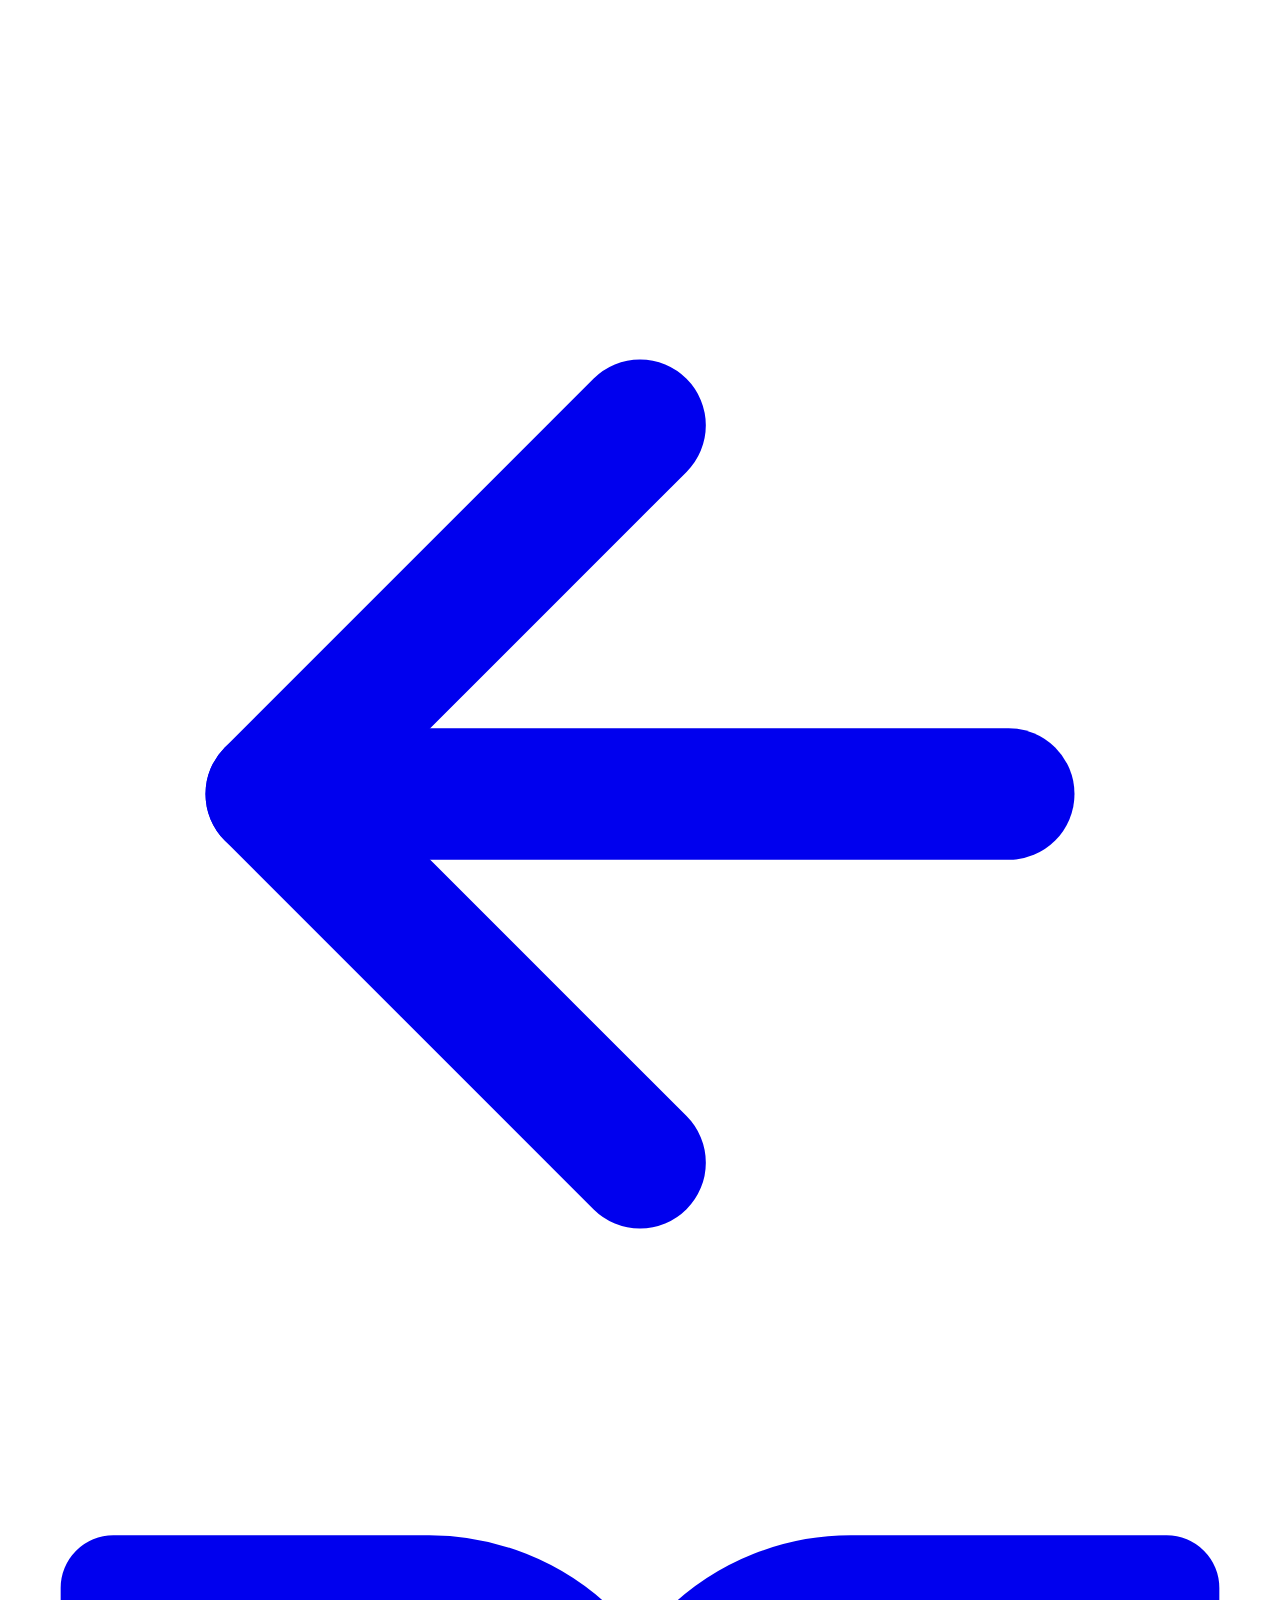
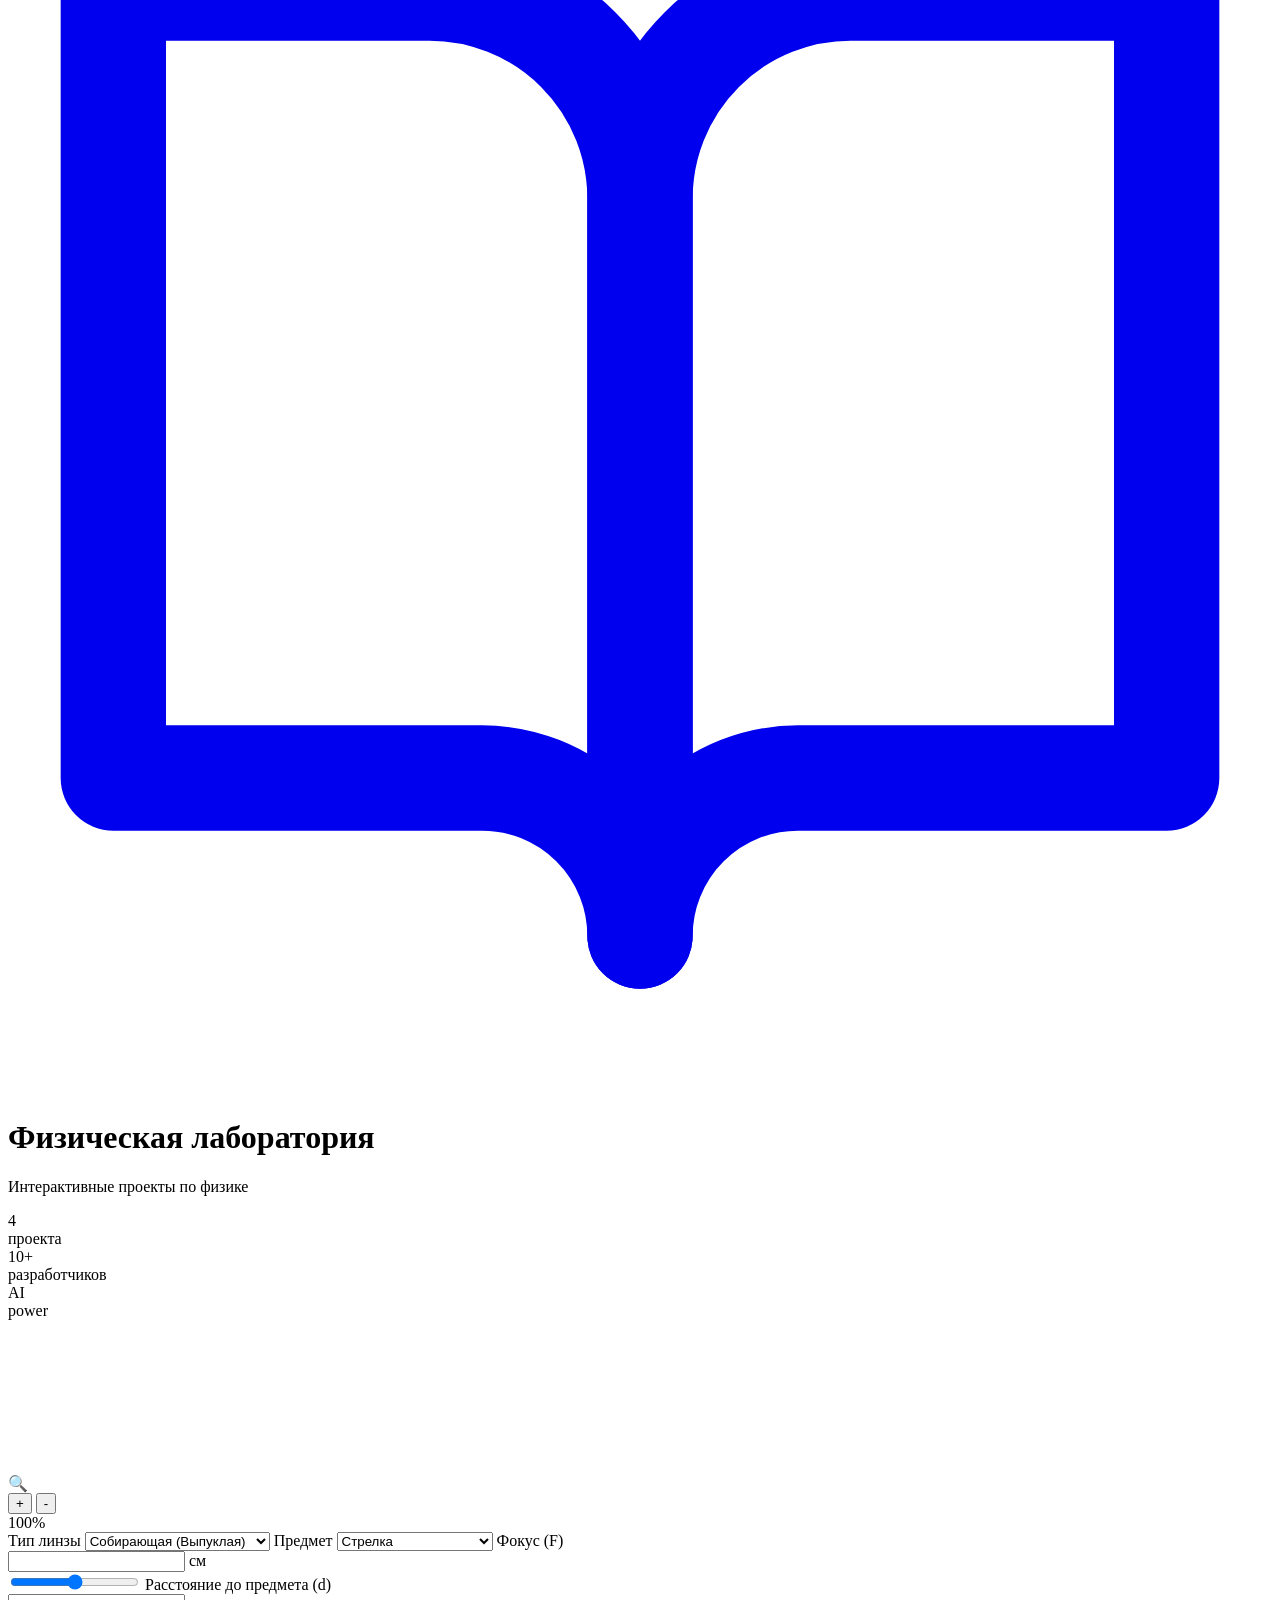
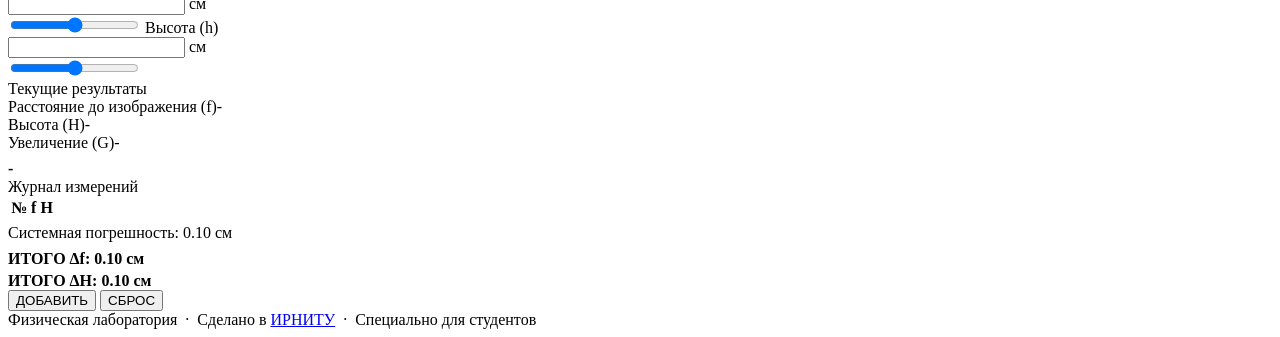
<file: Physic/target/classes/templates/lens.html>
<!DOCTYPE html>
<html lang="ru" xmlns:th="http://www.thymeleaf.org">
<head>
    <meta charset="UTF-8">
    <meta name="viewport" content="width=device-width, initial-scale=1.0" />
    <meta name="_csrf" th:content="${_csrf.token}"/>
    <meta name="_csrf_header" th:content="${_csrf.headerName}"/>
    <title>Построение изображений в линзе</title>
    <link rel="stylesheet" th:href="@{/index.css}">
    <link rel="stylesheet" th:href="@{/lens/style.css}">
</head>
<body>

  <!-- Particle canvas -->
  <canvas id="particles-canvas"></canvas>

  <!-- Header -->
  <header>
    <div class="header-inner">
      <a href="/" th:href="@{/}" class="back-link" title="Назад на главную">
        <svg viewBox="0 0 24 24" fill="none" stroke="currentColor" stroke-width="2.5" stroke-linecap="round" stroke-linejoin="round">
          <line x1="19" y1="12" x2="5" y2="12"></line>
          <polyline points="12 19 5 12 12 5"></polyline>
        </svg>
      </a>
      <a href="/" th:href="@{/}" class="header-logo">
        <!-- BookOpen icon -->
        <svg viewBox="0 0 24 24" fill="none" stroke="currentColor" stroke-width="2" stroke-linecap="round"
          stroke-linejoin="round">
          <path d="M2 3h6a4 4 0 0 1 4 4v14a3 3 0 0 0-3-3H2z" />
          <path d="M22 3h-6a4 4 0 0 0-4 4v14a3 3 0 0 1 3-3h7z" />
        </svg>
      </a>
      <div class="header-text">
        <h1>Физическая лаборатория</h1>
        <p>Интерактивные проекты по физике</p>
      </div>
      <div class="stats-bar">
        <div class="stat-item">
          <div class="stat-number">4</div>
          <div class="stat-label">проекта</div>
        </div>
        <div class="stat-item">
          <div class="stat-number">10+</div>
          <div class="stat-label">разработчиков</div>
        </div>
        <div class="stat-item">
          <div class="stat-number">AI</div>
          <div class="stat-label">power</div>
        </div>
      </div>
    </div>
  </header>

<main>
<div class="main-layout">
    <div class="simulation-view">
        <canvas id="opticsCanvas"></canvas>
        <div class="zoom-controls">
            <span class="zoom-icon">🔍</span>
            <div class="zoom-buttons">
                <button onclick="changeZoom(1.2)">+</button>
                <button onclick="changeZoom(0.8)">-</button>
            </div>
            <div id="zoom-level" class="zoom-level">100%</div>
        </div>
    </div>

    <div class="side-panel">
        <div class="glass-card">
            <label>Тип линзы</label>
            <select id="lens-type">
                <option value="converging">Собирающая (Выпуклая)</option>
                <option value="diverging">Рассеивающая (Вогнутая)</option>
            </select>

            <label>Предмет</label>
            <select id="obj-type">
                <option value="arrow">Стрелка</option>
                <option value="pencil">Карандаш</option>
                <option value="candle">Свеча</option>
                <option value="book">Книга по вайбкодингу</option>
            </select>

            <label>Фокус (F)
                <div class="input-wrapper">
                    <input type="number" id="num-f" class="val-input" th:value="${lensModel.focus}"> <span>см</span>
                </div>
            </label>
            <input type="range" id="f-range" min="1" max="100" th:value="${lensModel.focus}">

            <label>Расстояние до предмета (d)
                <div class="input-wrapper">
                    <input type="number" id="num-d" class="val-input" th:value="${lensModel.objectDistance}"> <span>см</span>
                </div>
            </label>
            <input type="range" id="d-range" min="1" max="100" th:value="${lensModel.objectDistance}">

            <label>Высота (h)
                <div class="input-wrapper">
                    <input type="number" id="num-h" class="val-input" th:value="${lensModel.objectHeight}"> <span>см</span>
                </div>
            </label>
            <input type="range" id="h-range" min="1" max="100" th:value="${lensModel.objectHeight}">
        </div>

        <div class="glass-card">
            <label>Текущие результаты</label>
            <div class="res-row"><span>Расстояние до изображения (f)</span><span class="res-val" id="r-f">-</span></div>
            <div class="res-row"><span>Высота (H)</span><span class="res-val" id="r-H">-</span></div>
            <div class="res-row"><span>Увеличение (G)</span><span class="res-val" id="r-g">-</span></div>
            <div id="r-type" style="color: var(--accent-purple); font-size: 1rem; margin-top: 8px; font-weight: 600; text-transform: uppercase;">-</div>
        </div>

        <div class="glass-card">
            <label>Журнал измерений</label>
            <div class="measurements-log">
                <table>
                    <thead>
                    <tr>
                        <th>№</th>
                        <th>f</th>
                        <th>H</th>
                    </tr>
                    </thead>
                    <tbody id="log-body">
                    <tr th:each="measure, iterStat : ${measurements}">
                        <td th:text="${iterStat.index + 1}"></td>
                        <td th:text="${#numbers.formatDecimal(measure.imageDistance, 1, 1)}"></td>
                        <td th:text="${#numbers.formatDecimal(measure.imageHeight, 1, 1)}"></td>
                    </tr>
                    </tbody>
                </table>
            </div>

            <div class="error-box">
                <div class="err-line">
                    <span>Системная погрешность:</span>
                    <span th:text="${errorStats.systematicError} + ' см'">0.10 см</span>
                </div>
                <div class="err-line" style="margin-top:8px; font-weight:600; color:var(--accent-cyan)">
                    <span>ИТОГО Δf:</span>
                    <span id="err-total-f" th:text="${errorStats.totalErrorF} + ' см'">0.10 см</span>
                </div>
                <div class="err-line" style="margin-top:4px; font-weight:600; color:var(--accent-purple)">
                    <span>ИТОГО ΔH:</span>
                    <span id="err-total-h" th:text="${errorStats.totalErrorH} + ' см'">0.10 см</span>
                </div>
            </div>

            <div class="btn-group">
                <button class="btn btn-add" onclick="addMeasurement()">ДОБАВИТЬ</button>
                <button class="btn btn-reset" onclick="resetMeasurements()">СБРОС</button>
            </div>
        </div>
    </div>
</div>
</main>

  <!-- Footer -->
  <footer>
    Физическая лаборатория &nbsp;·&nbsp; Сделано в <a href="https://www.istu.edu/" target="_blank">ИРНИТУ</a>
    &nbsp;·&nbsp; Специально для студентов
  </footer>

<script th:src="@{/particles.js}"></script>
<script th:src="@{/lens/script.js}"></script>
</body>
</html>
</file>
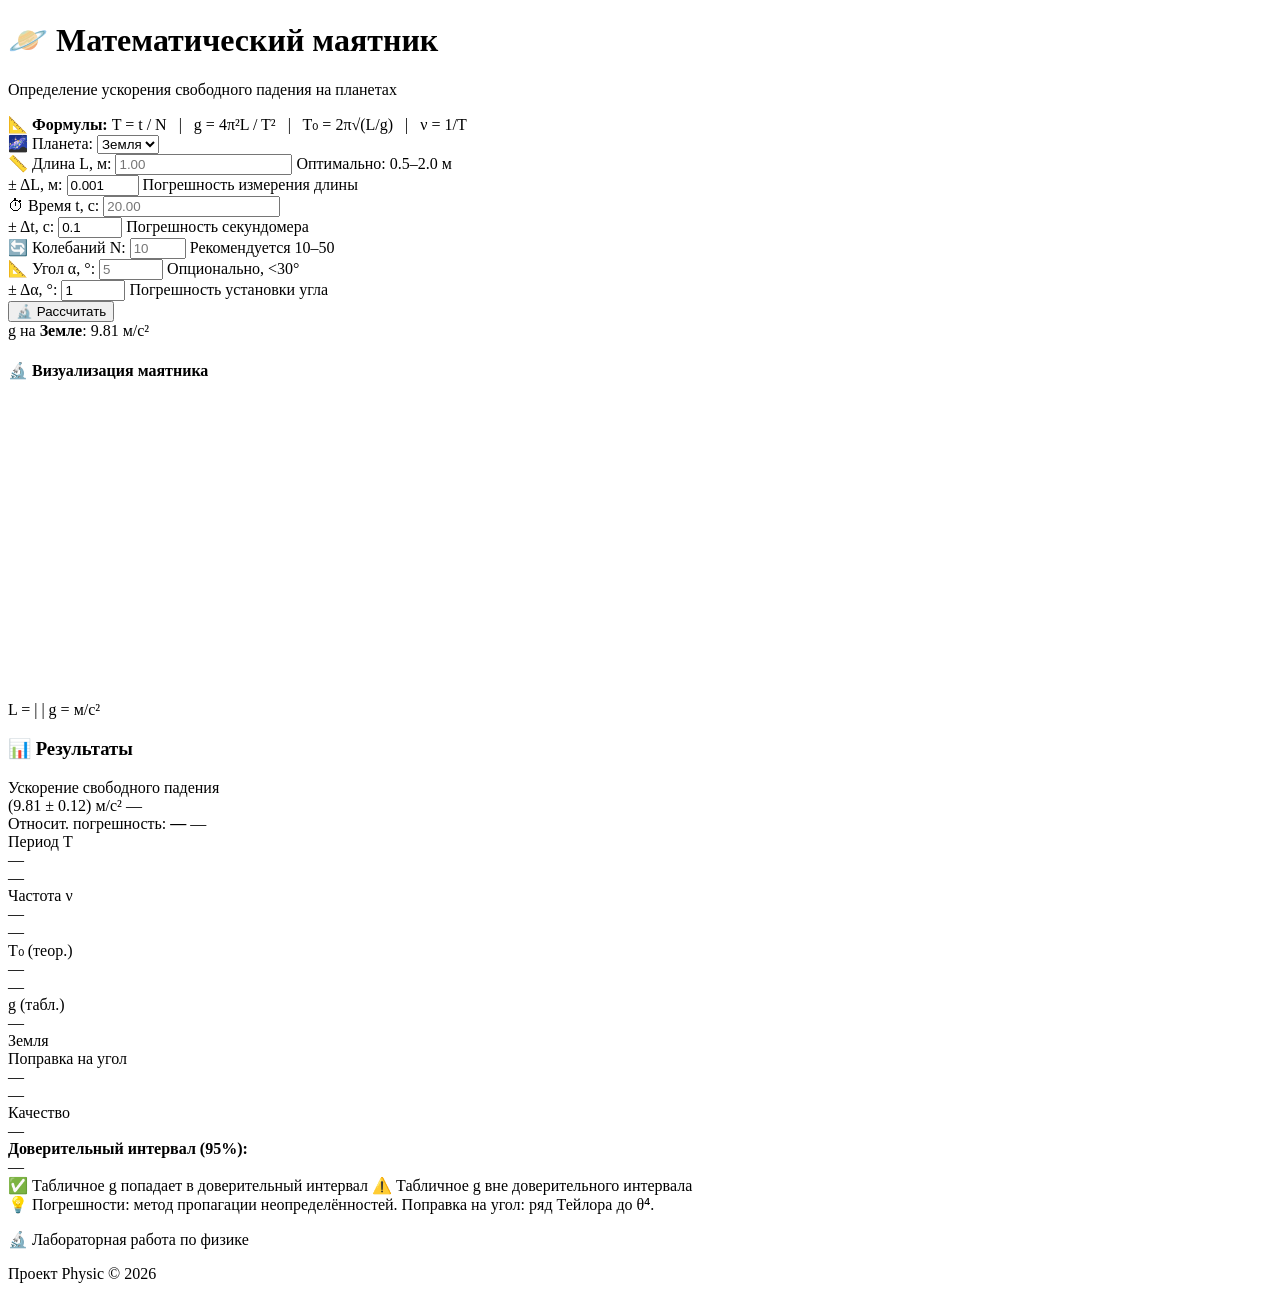
<file: Physic/target/classes/templates/pendulum.html>
<!DOCTYPE html>
<html lang="ru" xmlns:th="http://www.thymeleaf.org">
<head>
    <meta charset="UTF-8">
    <meta name="viewport" content="width=device-width, initial-scale=1.0">
    <title>🪐 Математический маятник</title>
    <link th:href="@{/pendulum/style.css}" rel="stylesheet">
</head>
<body>
<div class="container">
    <header>
        <h1>🪐 Математический маятник</h1>
        <p class="subtitle">Определение ускорения свободного падения на планетах</p>
    </header>

    <div class="formula-box">
        <strong>📐 Формулы:</strong>
        T = t / N &nbsp;&nbsp;|&nbsp;&nbsp;
        g = 4π²L / T² &nbsp;&nbsp;|&nbsp;&nbsp;
        T₀ = 2π√(L/g) &nbsp;&nbsp;|&nbsp;&nbsp;
        ν = 1/T
    </div>

    <form th:action="@{/pendulum/calculate}" th:object="${pendulumForm}" method="post">
        <div class="form-grid">
            <div class="form-group">
                <label for="planet">🌌 Планета:</label>
                <select id="planet" th:field="*{planet}">
                    <option th:each="p : ${planets}" th:value="${p}" th:text="${p}">Земля</option>
                </select>
            </div>

            <div class="form-group">
                <label for="length">📏 Длина L, м:</label>
                <input type="number" id="length" step="0.01" min="0.01"
                       th:field="*{length}" required placeholder="1.00">
                <span class="hint">Оптимально: 0.5–2.0 м</span>
            </div>

            <div class="form-group">
                <label for="lengthError">± ΔL, м:</label>
                <input type="number" id="lengthError" step="0.001" min="0" max="0.1"
                       th:field="*{lengthError}" placeholder="0.001" value="0.001">
                <span class="hint">Погрешность измерения длины</span>
            </div>

            <div class="form-group">
                <label for="timeTotal">⏱ Время t, с:</label>
                <input type="number" id="timeTotal" step="0.01" min="0.01"
                       th:field="*{timeTotal}" required placeholder="20.00">
            </div>

            <div class="form-group">
                <label for="timeError">± Δt, с:</label>
                <input type="number" id="timeError" step="0.01" min="0" max="1"
                       th:field="*{timeError}" placeholder="0.1" value="0.1">
                <span class="hint">Погрешность секундомера</span>
            </div>

            <div class="form-group">
                <label for="oscillations">🔄 Колебаний N:</label>
                <input type="number" id="oscillations" min="1" max="100"
                       th:field="*{oscillations}" required placeholder="10">
                <span class="hint">Рекомендуется 10–50</span>
            </div>

            <div class="form-group">
                <label for="angle">📐 Угол α, °:</label>
                <input type="number" id="angle" step="0.1" min="0" max="30"
                       th:field="*{angle}" placeholder="5">
                <span class="hint">Опционально, &lt;30°</span>
            </div>

            <div class="form-group">
                <label for="angleError">± Δα, °:</label>
                <input type="number" id="angleError" step="0.1" min="0" max="10"
                       th:field="*{angleError}" placeholder="1" value="1">
                <span class="hint">Погрешность установки угла</span>
            </div>
        </div>

        <div th:if="${pendulumForm.error}" class="error" th:text="${pendulumForm.error}"></div>
        <button type="submit">🔬 Рассчитать</button>
    </form>

    <div class="planet-banner" th:if="${pendulumForm.gValue != null}">
        <span>g на <strong th:text="${pendulumForm.planet}">Земле</strong>:</span>
        <span class="g-value" th:text="${#numbers.formatDecimal(pendulumForm.gValue, 1, 2)} + ' м/с²'">9.81 м/с²</span>
    </div>

    <div class="animation-section" th:if="${pendulumForm.length != null and pendulumForm.length > 0}">
        <div class="animation-card">
            <h4>🔬 Визуализация маятника</h4>
            <canvas id="pendulum-canvas" width="400" height="280"
                    th:data-g="${pendulumForm.gValue}"
                    th:data-length="${pendulumForm.length}"
                    th:data-angle="${pendulumForm.angle}"></canvas>
            <p>
                L = <span th:text="${pendulumForm.length} + ' м'"></span> |
                <span th:text="${pendulumForm.planet}"></span> |
                g = <span th:text="${#numbers.formatDecimal(pendulumForm.gValue, 1, 2)}"></span> м/с²
            </p>
        </div>
    </div>

    <div class="results" th:classappend="${pendulumForm.period != null} ? 'show'">
        <h3 class="section-title">📊 Результаты</h3>

        <div class="main-result-box">
            <div class="result-title">Ускорение свободного падения</div>
            <div class="result-value-lg">
                <span th:if="${pendulumForm.gCalculated != null}"
                      th:text="'(' + ${#numbers.formatDecimal(pendulumForm.gCalculated, 1, 3)} + ' ± ' +
                              ${#numbers.formatDecimal(pendulumForm.gAbsoluteError != null ? pendulumForm.gAbsoluteError : 0, 1, 3)} + ') м/с²'">
                    (9.81 ± 0.12) м/с²
                </span>
                <span th:unless="${pendulumForm.gCalculated != null}">—</span>
            </div>
            <div class="result-sub">
                Относит. погрешность:
                <strong th:if="${pendulumForm.gRelativeError != null}"
                        th:text="${#numbers.formatDecimal(pendulumForm.gRelativeError, 1, 2)} + '%'">—</strong>
                <span th:unless="${pendulumForm.gRelativeError != null}">—</span>
            </div>
        </div>

        <div class="results-grid">
            <div class="result-card">
                <div class="result-label">Период T</div>
                <div class="result-value" th:text="${pendulumForm.period != null} ? ${#numbers.formatDecimal(pendulumForm.period, 1, 3)} + ' с' : '—'">—</div>
                <div class="result-error" th:if="${pendulumForm.periodError != null}" th:text="'± ' + ${#numbers.formatDecimal(pendulumForm.periodError, 1, 3)} + ' с'">—</div>
            </div>
            <div class="result-card">
                <div class="result-label">Частота ν</div>
                <div class="result-value" th:text="${pendulumForm.frequency != null} ? ${#numbers.formatDecimal(pendulumForm.frequency, 1, 3)} + ' Гц' : '—'">—</div>
                <div class="result-error" th:if="${pendulumForm.frequencyError != null}" th:text="'± ' + ${#numbers.formatDecimal(pendulumForm.frequencyError, 1, 3)} + ' Гц'">—</div>
            </div>
            <div class="result-card">
                <div class="result-label">T₀ (теор.)</div>
                <div class="result-value" th:text="${pendulumForm.theoreticalPeriod != null} ? ${#numbers.formatDecimal(pendulumForm.theoreticalPeriod, 1, 3)} + ' с' : '—'">—</div>
                <div th:if="${pendulumForm.periodDeviation != null}" th:class="${pendulumForm.periodDeviation < 5} ? 'result-deviation good' : 'result-deviation bad'" th:text="'откл. ' + ${#numbers.formatDecimal(pendulumForm.periodDeviation, 1, 1)} + '%'">—</div>
            </div>
            <div class="result-card">
                <div class="result-label">g (табл.)</div>
                <div class="result-value" th:text="${pendulumForm.gValue != null} ? ${#numbers.formatDecimal(pendulumForm.gValue, 1, 2)} + ' м/с²' : '—'">—</div>
                <div class="result-planet" th:text="${pendulumForm.planet}">Земля</div>
            </div>
            <div class="result-card" th:if="${pendulumForm.angle != null and pendulumForm.angle > 0}">
                <div class="result-label">Поправка на угол</div>
                <div class="result-value" th:text="${pendulumForm.largeAngleCorrection != null} ? '× ' + ${#numbers.formatDecimal(pendulumForm.largeAngleCorrection, 1, 4)} : '—'">—</div>
                <div class="result-hint" th:text="'α = ' + ${pendulumForm.angle} + '°'">—</div>
            </div>
            <div class="result-card">
                <div class="result-label">Качество</div>
                <div class="result-value" th:text="${pendulumForm.qualityAssessment} ?: '—'">—</div>
            </div>
        </div>

        <div class="confidence-box" th:if="${pendulumForm.gConfidenceLow != null and pendulumForm.gConfidenceHigh != null}">
            <strong>Доверительный интервал (95%):</strong><br>
            <span th:text="${#numbers.formatDecimal(pendulumForm.gConfidenceLow, 1, 3)} + ' ≤ g ≤ ' + ${#numbers.formatDecimal(pendulumForm.gConfidenceHigh, 1, 3)} + ' м/с²'">—</span>
        </div>

        <div class="consistency-box" th:if="${pendulumForm.gCalculated != null and pendulumForm.gAbsoluteError != null}"
             th:classappend="${pendulumForm.gValue != null and pendulumForm.gValue >= (pendulumForm.gCalculated - 2*pendulumForm.gAbsoluteError) and pendulumForm.gValue <= (pendulumForm.gCalculated + 2*pendulumForm.gAbsoluteError)} ? 'success' : 'warning'">
            <span th:if="${pendulumForm.gValue != null and pendulumForm.gValue >= (pendulumForm.gCalculated - 2*pendulumForm.gAbsoluteError) and pendulumForm.gValue <= (pendulumForm.gCalculated + 2*pendulumForm.gAbsoluteError)}">
                ✅ Табличное g попадает в доверительный интервал
            </span>
            <span th:unless="${pendulumForm.gValue != null and pendulumForm.gValue >= (pendulumForm.gCalculated - 2*pendulumForm.gAbsoluteError) and pendulumForm.gValue <= (pendulumForm.gCalculated + 2*pendulumForm.gAbsoluteError)}">
                ⚠️ Табличное g вне доверительного интервала
            </span>
        </div>

        <div class="note-text">
            💡 Погрешности: метод пропагации неопределённостей. Поправка на угол: ряд Тейлора до θ⁴.
        </div>
    </div>

    <footer>
        <p>🔬 Лабораторная работа по физике</p>
        <p>Проект Physic © 2026</p>
    </footer>
</div>

<meta name="_csrf" th:content="${_csrf?.token}" />
<meta name="_csrf_header" th:content="${_csrf?.headerName}" />
<script th:src="@{/pendulum/pendulum.js}"></script>
</body>
</html>
</file>
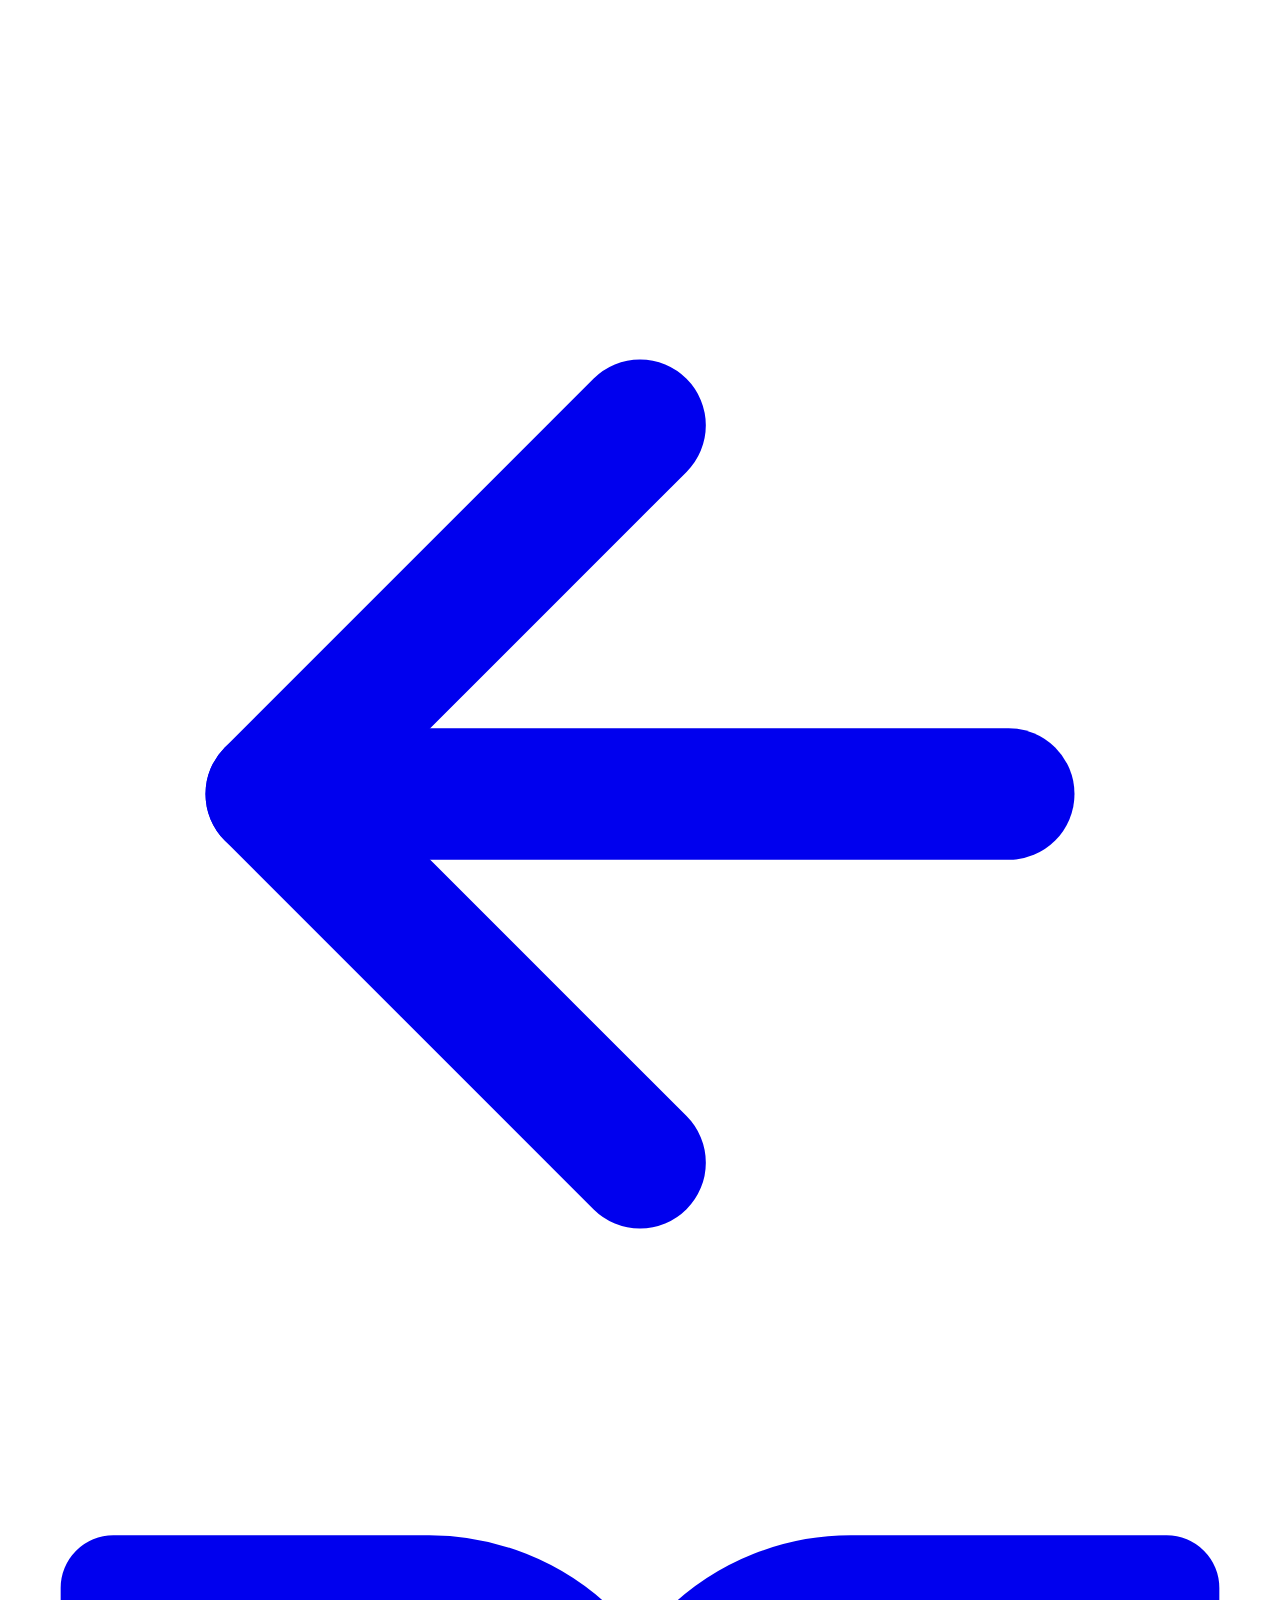
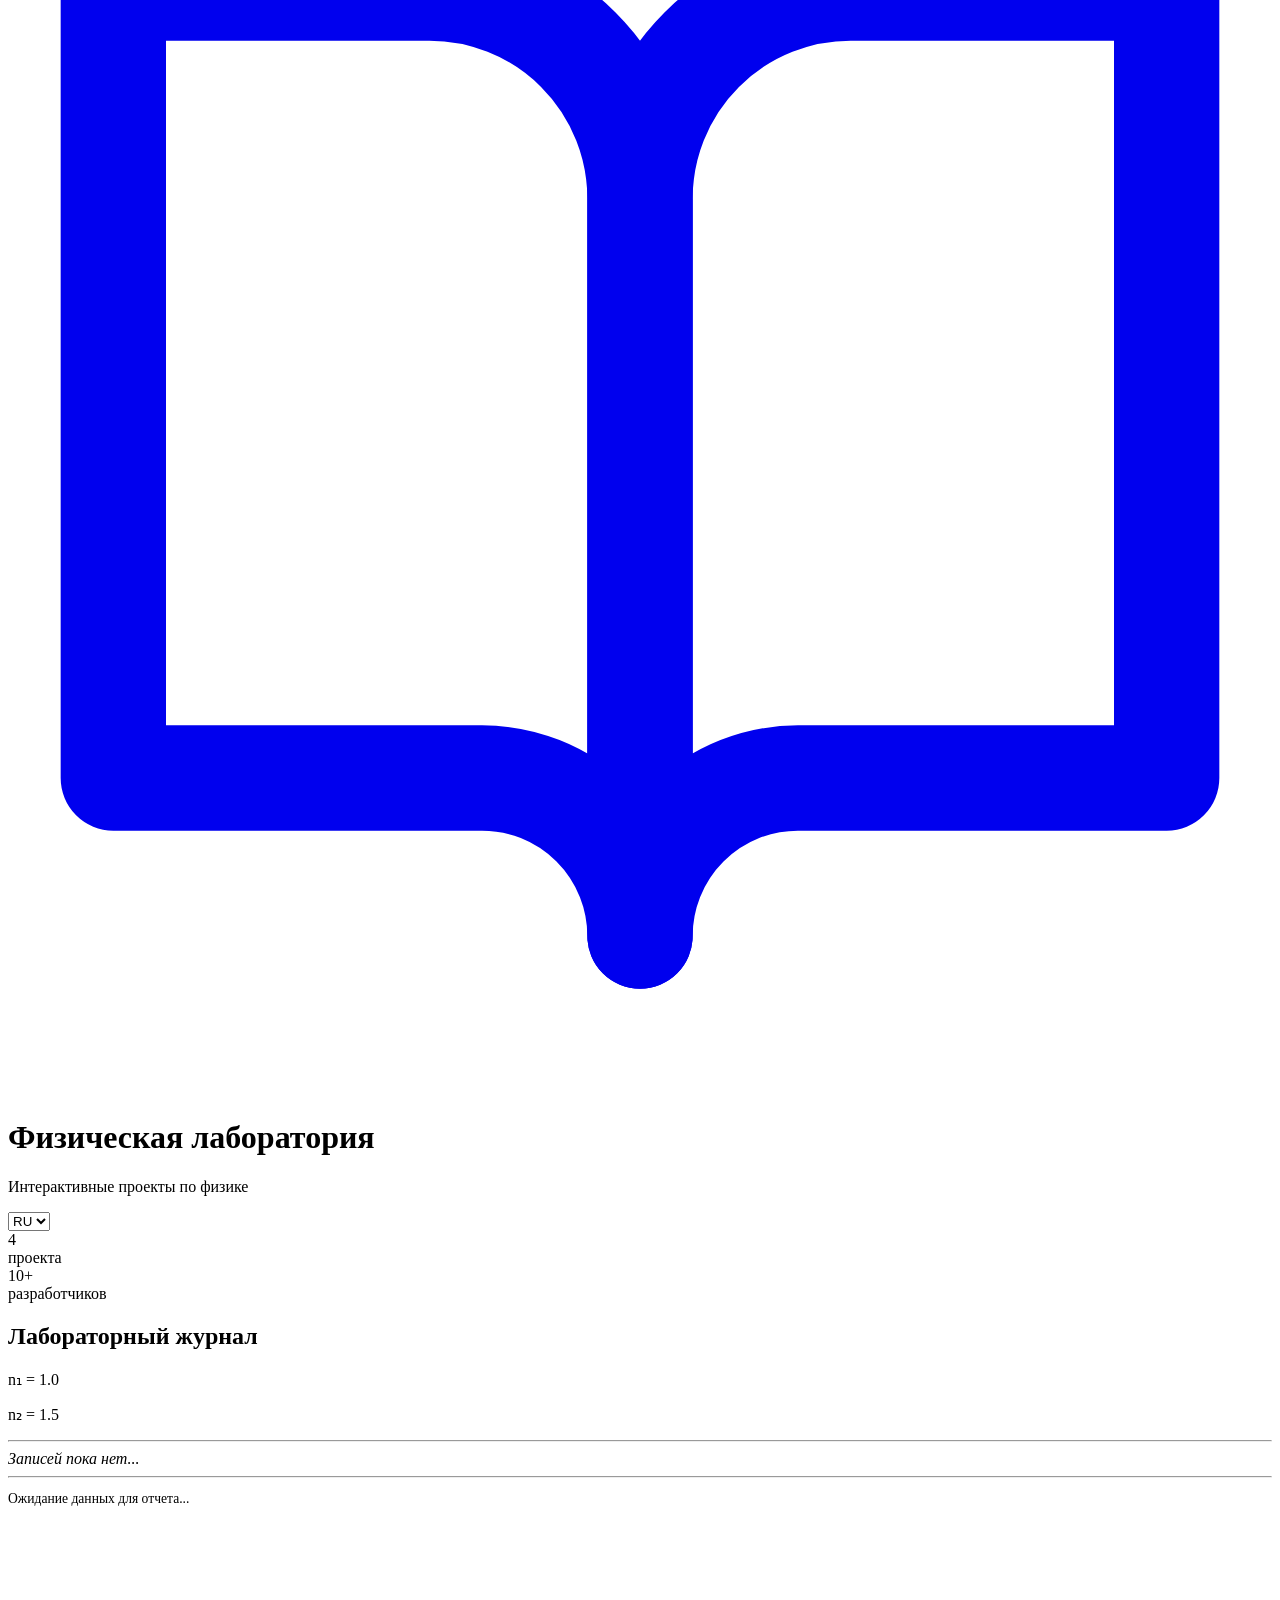
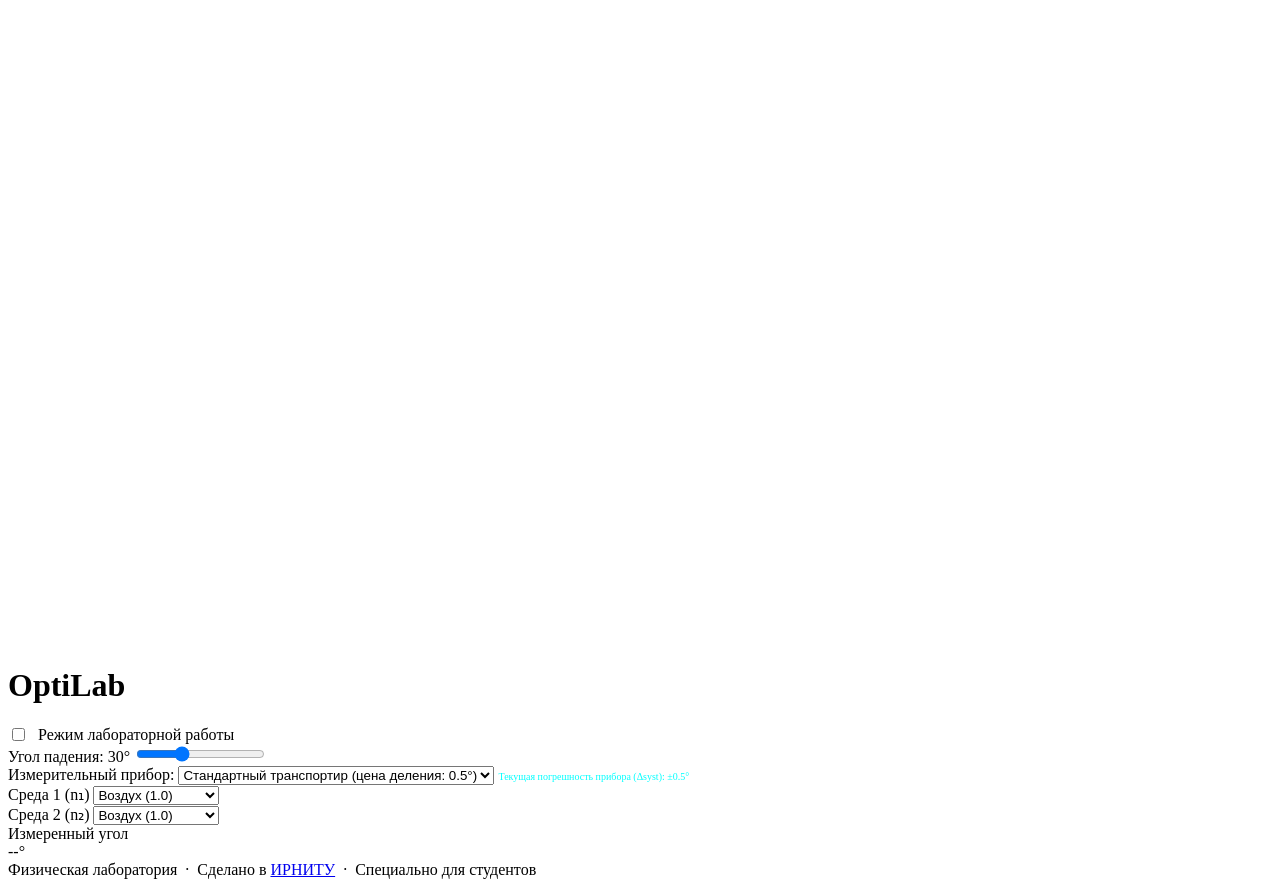
<file: Physic/target/classes/templates/snellius.html>
<!DOCTYPE html>
<html xmlns:th="http://www.thymeleaf.org" lang="ru">
<head>
    <meta charset="UTF-8">
    <meta name="viewport" content="width=device-width, initial-scale=1.0">
    <meta name="_csrf" th:content="${_csrf.token}"/>
    <meta name="_csrf_header" th:content="${_csrf.headerName}"/>
    <title>OptiLab - Симуляция закона Снеллиуса</title>
    <link rel="stylesheet" th:href="@{/index.css}">
    <link rel="stylesheet" th:href="@{/snellius/style.css}">
</head>
<body>

  <!-- Particle canvas -->
  <canvas id="particles-canvas"></canvas>

  <!-- Header -->
  <header>
    <div class="header-inner">
      <a href="/" th:href="@{/}" class="back-link" title="Назад на главную">
        <svg viewBox="0 0 24 24" fill="none" stroke="currentColor" stroke-width="2.5" stroke-linecap="round" stroke-linejoin="round">
          <line x1="19" y1="12" x2="5" y2="12"></line>
          <polyline points="12 19 5 12 12 5"></polyline>
        </svg>
      </a>
      <a href="/" th:href="@{/}" class="header-logo">
        <!-- BookOpen icon -->
        <svg viewBox="0 0 24 24" fill="none" stroke="currentColor" stroke-width="2" stroke-linecap="round"
          stroke-linejoin="round">
          <path d="M2 3h6a4 4 0 0 1 4 4v14a3 3 0 0 0-3-3H2z" />
          <path d="M22 3h-6a4 4 0 0 0-4 4v14a3 3 0 0 1 3-3h7z" />
        </svg>
      </a>
      <div class="header-text">
        <h1>Физическая лаборатория</h1>
        <p>Интерактивные проекты по физике</p>
      </div>
      <div class="stats-bar">
        <div class="stat-item">
            <select id="langSwitcher" class="lang-selector-mini" onchange="changeLanguage()">
                <option value="ru">RU</option>
                <option value="en">EN</option>
                <option value="de">DE</option>
            </select>
        </div>
        <div class="stat-item">
          <div class="stat-number">4</div>
          <div class="stat-label">проекта</div>
        </div>
        <div class="stat-item">
          <div class="stat-number">10+</div>
          <div class="stat-label">разработчиков</div>
        </div>
      </div>
    </div>
  </header>

<main>
<div class="glass-container">
    <div id="notebook" class="notebook-panel">
        <h2 id="notebookTitle">Лабораторный журнал</h2>
        <div class="notebook-content">
            <p>n₁ = <span id="noteN1" th:text="${n1}">1.0</span></p>
            <p>n₂ = <span id="noteN2" th:text="${n2}">1.5</span></p>
            <hr>
            <div id="experimentLogs">
                <i>Записей пока нет...</i>
            </div>
            <hr>
            <div id="errorCalculations" style="margin-top: 10px; font-size: 0.85em; min-height: 150px;">
                <p>Ожидание данных для отчета...</p>
            </div>
        </div>
    </div>

    <div class="simulation-area">
        <canvas id="opticsCanvas" width="600" height="600"></canvas>
    </div>

    <div class="controls">
        <h1 class="neon-text" id="mainTitle">OptiLab</h1>

        <div class="control-group">
            <label class="neon-text" style="display: flex; align-items: center; gap: 10px; cursor: pointer;">
                <input type="checkbox" id="errorToggle" onchange="toggleErrorMode()">
                Режим лабораторной работы
            </label>
        </div>

        <button id="studentBtn" class="btn-student" style="display: none; margin-top: 10px;" onclick="openStudentTable()">
            Настроить выборку (n)
        </button>

        <div class="control-group">
            <label for="angleSlider" id="labelAngle">Угол падения: <span id="angleValue">30</span>°</label>
            <input type="range" id="angleSlider" min="0" max="90" step="1"
                   value="30" oninput="syncAngle()">
        </div>

        <div class="control-group">
            <label for="systErrorSelect" id="labelDevice">Измерительный прибор:</label>
            <select id="systErrorSelect" onchange="updateSystematicError()">
                <option value="1.0">Учебный экранный (цена деления: 1.0°)</option>
                <option value="0.5" selected>Стандартный транспортир (цена деления: 0.5°)</option>
                <option value="0.2">Лабораторный лимб (цена деления: 0.2°)</option>
                <option value="0.1">Прецизионный гониометр (цена деления: 0.1°)</option>
                <option value="0.05">Оптический делитель (цена деления: 0.05°)</option>
            </select>
            <small id="divisionValue" style="color: #00ffff; font-size: 10px; margin-top: 4px;">
                Текущая погрешность прибора (Δsyst): ±0.5°
            </small>
        </div>

        <div class="control-group">
            <label for="n1Select" id="labelMed1">Среда 1 (n₁)</label>
            <select id="n1Select" onchange="updateSimulation()">
                <option value="1.0" selected>Воздух (1.0)</option>
                <option value="1.33">Вода (1.33)</option>
                <option value="1.46">Кварц (1.46)</option>
                <option value="1.5">Стекло (1.5)</option>
                <option value="1.62">Флинтглас (1.62)</option>
                <option value="1.77">Сапфир (1.77)</option>
                <option value="2.42">Алмаз (2.42)</option>
            </select>
        </div>

        <div class="control-group">
            <label for="n2Select" id="labelMed2">Среда 2 (n₂)</label>
            <select id="n2Select" onchange="updateSimulation()">
                <option value="1.0" selected>Воздух (1.0)</option>
                <option value="1.33">Вода (1.33)</option>
                <option value="1.46">Кварц (1.46)</option>
                <option value="1.5">Стекло (1.5)</option>
                <option value="1.62">Флинтглас (1.62)</option>
                <option value="1.77">Сапфир (1.77)</option>
                <option value="2.42">Алмаз (2.42)</option>
            </select>
        </div>

        <button class="btn-student" id="saveBtn" style="display: none;" onclick="saveExperiment()">Записать результат</button>
        <button class="btn-student" id="reportBtn" style="display: none; background: rgba(255,165,0,0.2); border-color: orange; color: orange;" onclick="generateReport()">Сгенерировать отчет</button>

        <div class="result-box">
            <span id="labelResult">Измеренный угол</span>
            <div class="result-value neon-text">
                <span id="resultValue">--</span>°
            </div>
        </div>
    </div>
</div>
</main>

<div id="studentModal" style="display:none; position: fixed; z-index: 1000; left: 0; top: 0; width: 100%; height: 100%; background: rgba(0,0,0,0.85); justify-content: center; align-items: center; backdrop-filter: blur(5px);">
    <div style="background: white; color: #333; padding: 25px; border-radius: 15px; max-width: 90%; max-height: 90vh; overflow: auto;">
        <h3 style="margin-bottom: 15px; border-bottom: 2px solid #00ffff;">Таблица Стьюдента: Выбор объема выборки (n)</h3>
        <p style="font-size: 12px; margin-bottom: 15px; color: #666;">Выберите количество опытов (строка n) и доверительную вероятность (столбец P).</p>
        <table id="studentTableDisplay" style="width: 100%; border-collapse: collapse; text-align: center; font-family: monospace;">
        </table>
        <button class="btn-student" style="margin-top: 20px; width: 100%; background: #333;" onclick="closeStudentTable()">Закрыть</button>
    </div>
</div>

  <!-- Footer -->
  <footer>
    Физическая лаборатория &nbsp;·&nbsp; Сделано в <a href="https://www.istu.edu/" target="_blank">ИРНИТУ</a>
    &nbsp;·&nbsp; Специально для студентов
  </footer>

<script th:src="@{/particles.js}"></script>
<script th:src="@{/snellius/script.js}"></script>
</body>
</html>
</file>
